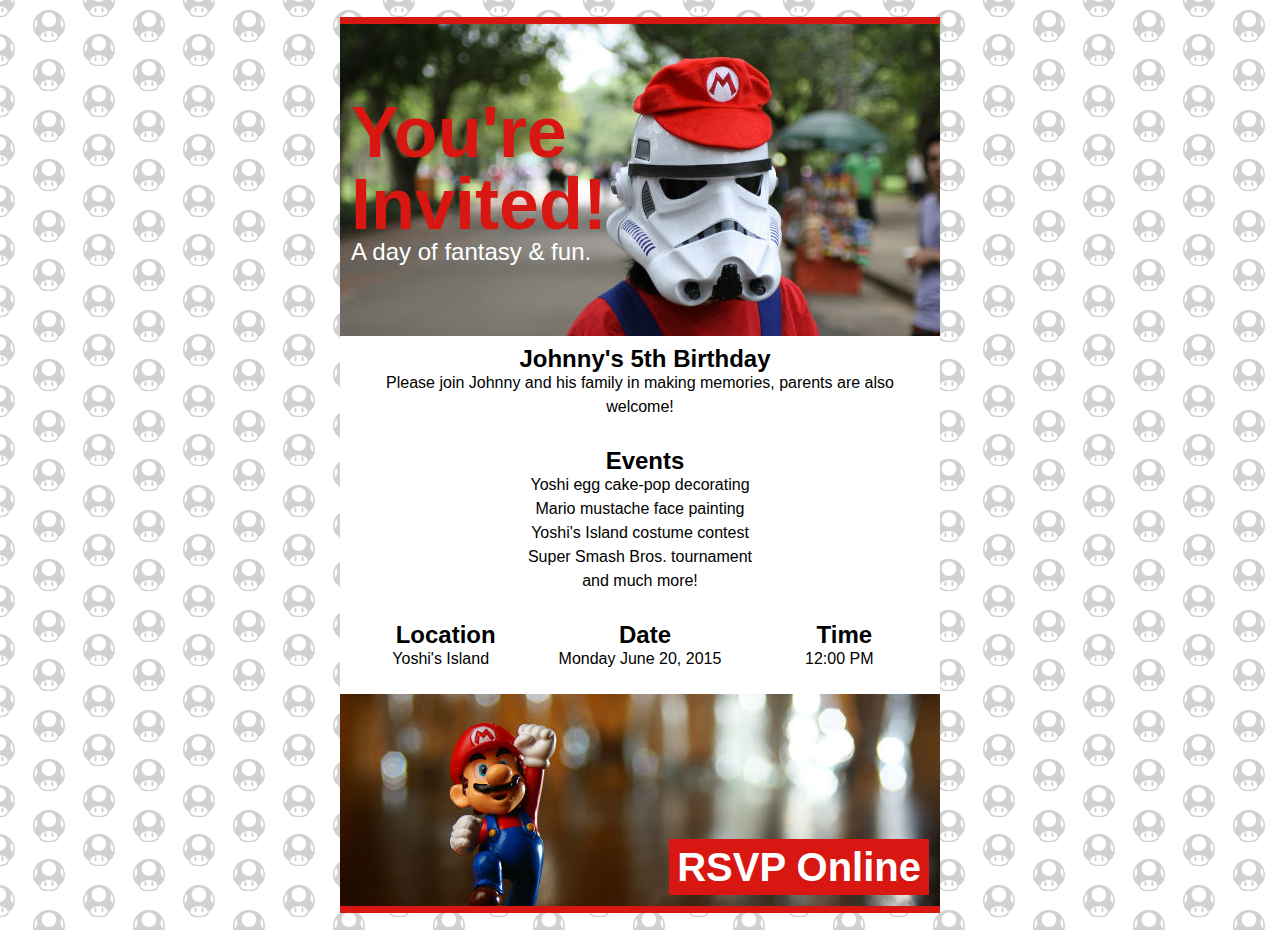
<file: unit10/index.html>
<!DOCTYPE html>
<html>
  <head>
    <title>Unit 10 Project: Email Template</title>

    <style type="text/css">
      @media only screen and (max-device-width: 480px) {
        #main-table {
          width: 100% !important;
        }
        .party-info {
          width: 100% !important;
        }
      }
    </style>

  </head>
  <body style="margin: 0;">
    <table border="0" cellpadding="0" cellspacing="0" width="100%" align="center" style="background: url(http://lyingdown.github.io/unit10/images/mario_mushroom4x4v3.png) repeat; background-color: white;">
      <tr>
        <td align="center">
          <table border="0" cellspacing="0" width="600px" style="font-family: Trebuchet MS, sans-serif; font-size: 16px; line-height: 1.5;" id="main-table" id="main-table">
            <tr>
              <td height="15px"></td>
            </tr>
            <tr>
              <td height="5px" style="background-color: #d81612;"></td>
            </tr>
            <tr>
              <td style="background-image: url(http://lyingdown.github.io/unit10/images/mario_stormtrooper_banner_r.jpg);" height="310px">
                <div style="width: 50%; margin-left: 10px;">
                  <h1 style="font-size: 4.5em; font-weight: bolder; color: #d81612; line-height: 1em; padding: 0; margin: 0;">You're Invited!</h1>
                  <p style="color:white; font-size: 1.5em; line-height: 1em; margin: 0; padding: 0;">A day of fantasy &amp; fun.</p>
                </div>
              </td>
            </tr>
            <tr style="background-color: white;">
              <td align="center">
                <span style="display: inline-block; float:left; width: 100%;">
                  <h2 style="line-height: 1em; padding: 0; margin: 10px 0 0 10px;">Johnny's 5th Birthday</h2>
                  <p style="margin: 0 10px 20px 10px;">Please join Johnny and his family in making memories, parents are also welcome!</p>
                </span>
                <span style="display: inline-block; float:left; width: 100%;">
                  <h2 style="line-height: 1em; padding: 0; margin: 10px 0 0 10px;">Events</h2>
                  <p style="margin: 0 10px 20px 10px;">Yoshi egg cake-pop decorating<br>
                  Mario mustache face painting<br>
                  Yoshi's Island costume contest<br>
                  Super Smash Bros. tournament<br>
                  and much more!</p>
                </span>
                <span style="display: inline-block; float:left; height: 5em; width: 33.33%;" class="party-info">
                  <h2 style="line-height: 1em; padding: 0; margin: 10px 0 0 10px;">Location</h2>
                  <p style="margin: 0 10px 0 10px;">Yoshi's Island</p>
                </span>
                <span style="display: inline-block; float:left; height: 5em; width: 33.33%;" class="party-info">
                  <h2 style="line-height: 1em; padding: 0; margin: 10px 0 0 10px;">Date</h2>
                  <p style="margin: 0 10px 0 10px;">Monday June 20, 2015</p>
                </span>
                <span style="display: inline-block; float:left; height: 5em; width: 33.33%;" class="party-info">
                  <h2 style="line-height: 1em; padding: 0; margin: 10px 0 0 10px;">Time</h2>
                  <p style="margin: 0 10px 0 10px;">12:00 PM</p>
                </span>
              </td>
            </tr>
            <tr>
              <td style="background-image: url(http://lyingdown.github.io/unit10/images/rsvp_banner.jpg);" height="210px" align="right" valign="bottom">
                <h2 style="background-color: #d81612; border: 3px solid #d81612; display: inline-block; font-size: 2.5em; font-weight: bolder; line-height: 1em; padding: 5px; margin: 10px;"><a href="#" style="color: white; text-decoration: none;">RSVP Online</a></h2>
              </td>
            </tr>
            <tr>
              <td height="5px" style="background-color: #d81612;"></td>
            </tr>
            <tr>
              <td height="15px"></td>
            </tr>
          </table>
        </td>
      </tr>
    </table>
  </body>

</html>
</file>
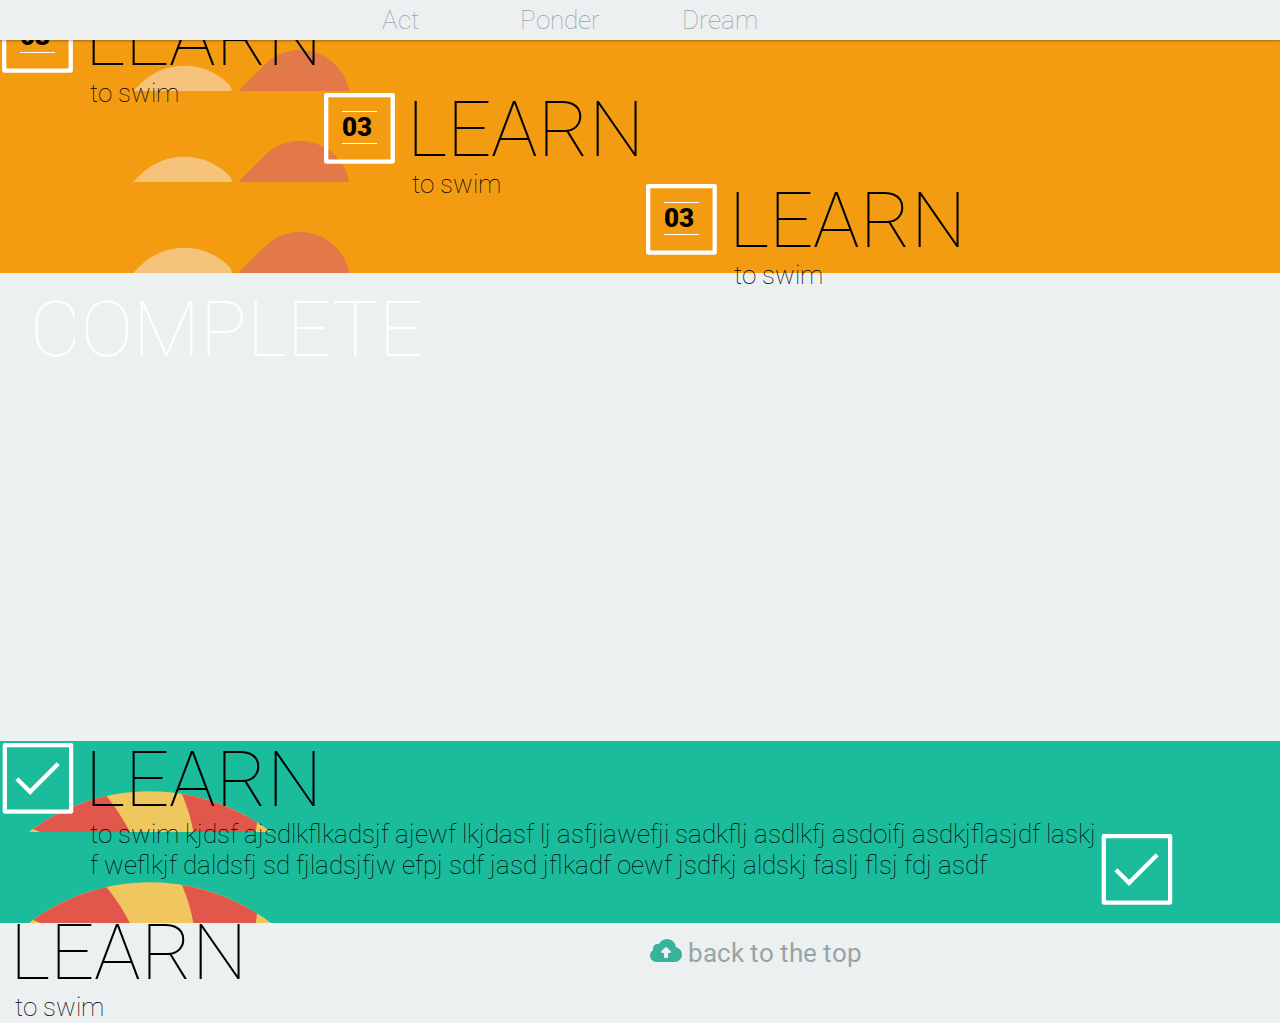
<file: unit11/index.html>
<!DOCTYPE html>
<html>
  <head>
    <title>Unit 11 Project: No Glory in the Process</title>
    
    <link rel="stylesheet" href="css/reset.css">
    <link rel="stylesheet" href="css/style.css">

    <link href='http://fonts.googleapis.com/css?family=Roboto:100,300,400,700,900' rel='stylesheet' type='text/css'>

    <meta name="viewport" content="width=device-width, initial-scale=1, maximum-scale=1">

    <script src="http://ajax.googleapis.com/ajax/libs/jquery/1.11.2/jquery.min.js"></script>
    <script src="menu.js" type="text/javascript"></script>

  </head>
  <body>
    <header>
      <!-- RESPONSIVE MENU START -->
      <!-- Credit: http://www.hongkiat.com/blog/responsive-web-nav/ -->
      <nav class="clearfix">
        <a href="#" id="pull">Home</a>
          <ul class="clearfix">
            <li><a href="#">Act</a></li>
            <li><a href="#">Ponder</a></li>
            <li><a href="#">Dream</a></li>
          </ul>
      </nav>
      <!-- RESPONSIVE MENU END -->
    </header>

    <!-- ACT LIST START -->
    <section class="create" id="hotdog">
      <div>
        <span id="uncheckbox"><h2>03</h2></span>
        <span>
          <h3>LEARN</h3>
          <p>to swim</p>
        </span>
      </div>
    </section>
    <section class="create" id="hotdog">
      <div>
        <span id="uncheckbox"><h2>03</h2></span>
        <span>
          <h3>LEARN</h3>
          <p>to swim</p>
        </span>
      </div>
    </section>
    <section class="create" id="hotdog">
      <div>
        <span id="uncheckbox"><h2>03</h2></span>
        <span>
          <h3>LEARN</h3>
          <p>to swim</p>
        </span>
      </div>
    </section>
    <!-- ACT LIST END -->

    <section class="hero" id="do1">
      <h3 id="complete">COMPLETE</h3>
    </section>

    <!-- ACT COMPLETE START -->
    <section class="learn" id="candy">
      <div>
        <span><img src="images/SVG/checkbox.svg" class="checkbox" alt="checked box"></span>
        <span>
          <h3>LEARN</h3>
          <p>to swim kjdsf ajsdlkflkadsjf ajewf lkjdasf lj asfjiawefji sadkflj asdlkfj asdoifj asdkjflasjdf laskj f weflkjf daldsfj sd fjladsjfjw efpj sdf jasd jflkadf oewf jsdfkj aldskj faslj flsj fdj asdf</p>
        </span>
      </div>
    </section>
    <section class="learn" id="candy">
      <div>
        <span><img src="images/SVG/checkbox.svg" class="checkbox" alt="checked box"></span>
        <span>
          <h3>LEARN</h3>
          <p>to swim</p>
        </span>
      </div>
    </section>
    <!-- ACT COMPLETE END -->

    <footer>
      <a href="">
        <img src="images/SVG/cloud_up.svg">
        <h4>back to the top</h4>
      </a>
    </footer>
  </body>

</html>
</file>
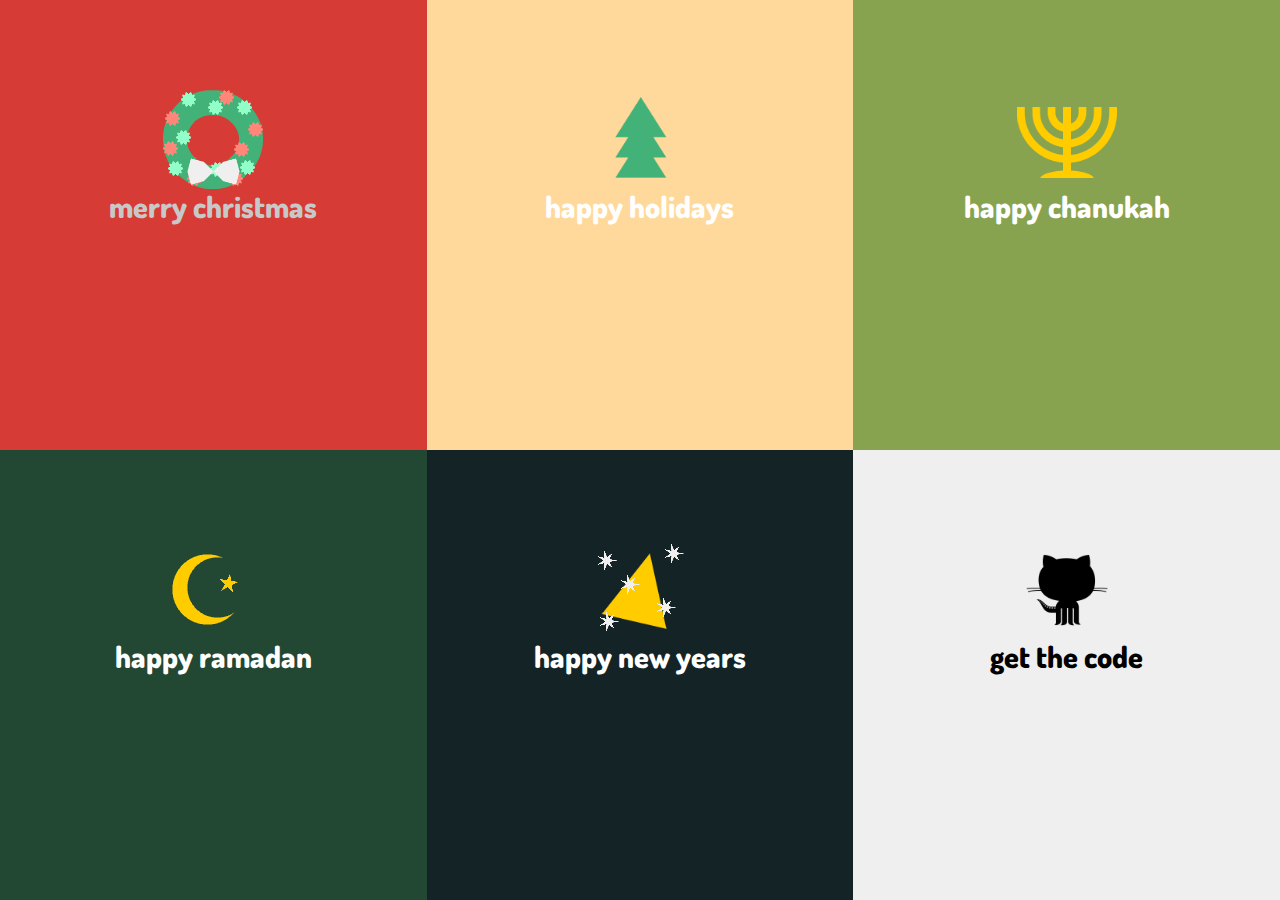
<file: unit6/index.html>
<!DOCTYPE html>
<html>
  <head>
    <title>Happy Holidays</title>
    
    <link rel="stylesheet" href="css/reset.css">
    <link rel="stylesheet" href="css/style.css">
    <link href='http://fonts.googleapis.com/css?family=Oswald' rel='stylesheet' type='text/css'>
    <link href='http://fonts.googleapis.com/css?family=Merriweather' rel='stylesheet' type='text/css'>
    <link href='http://fonts.googleapis.com/css?family=Neucha' rel='stylesheet' type='text/css'>
    <link href='http://fonts.googleapis.com/css?family=Dosis' rel='stylesheet' type='text/css'>

  </head>
  <body>
    <section class="clearfix">
      <a href="christmas.html"><span class="cardsquare highlight" id="christmas"><img src="images/wreath.png"><br>
        <h2>merry christmas</h2></span></a>
      <a href="holidays.html"><span class="cardsquare highlight" id="holidays"><img src="images/tree.png"><br>
        <h2>happy holidays</h2></span></a>
      <a href="chanukah.html"><span class="cardsquare highlight" id="chanukah"><img src="images/menorah.png"><br>
        <h2>happy chanukah</h2></span></a>
      <a href="ramadan.html"><span class="cardsquare highlight" id="ramadan"><img src="images/moon.png"><br>
        <h2>happy ramadan</h2></span></a>
      <a href="newyears.html"><span class="cardsquare highlight" id="newyears"><img src="images/partyhat.png"><br>
        <h2>happy new years</h2></span></a>
      <a href="https://github.com/lyingdown/lyingdown.github.io/tree/master/unit6" target="_blank"><span class="cardsquare highlight" id="getthecode"><img src="images/github.png"><br>
        <h2>get the code</h2></span></a>
    </section>
  </body>

</html>
</file>
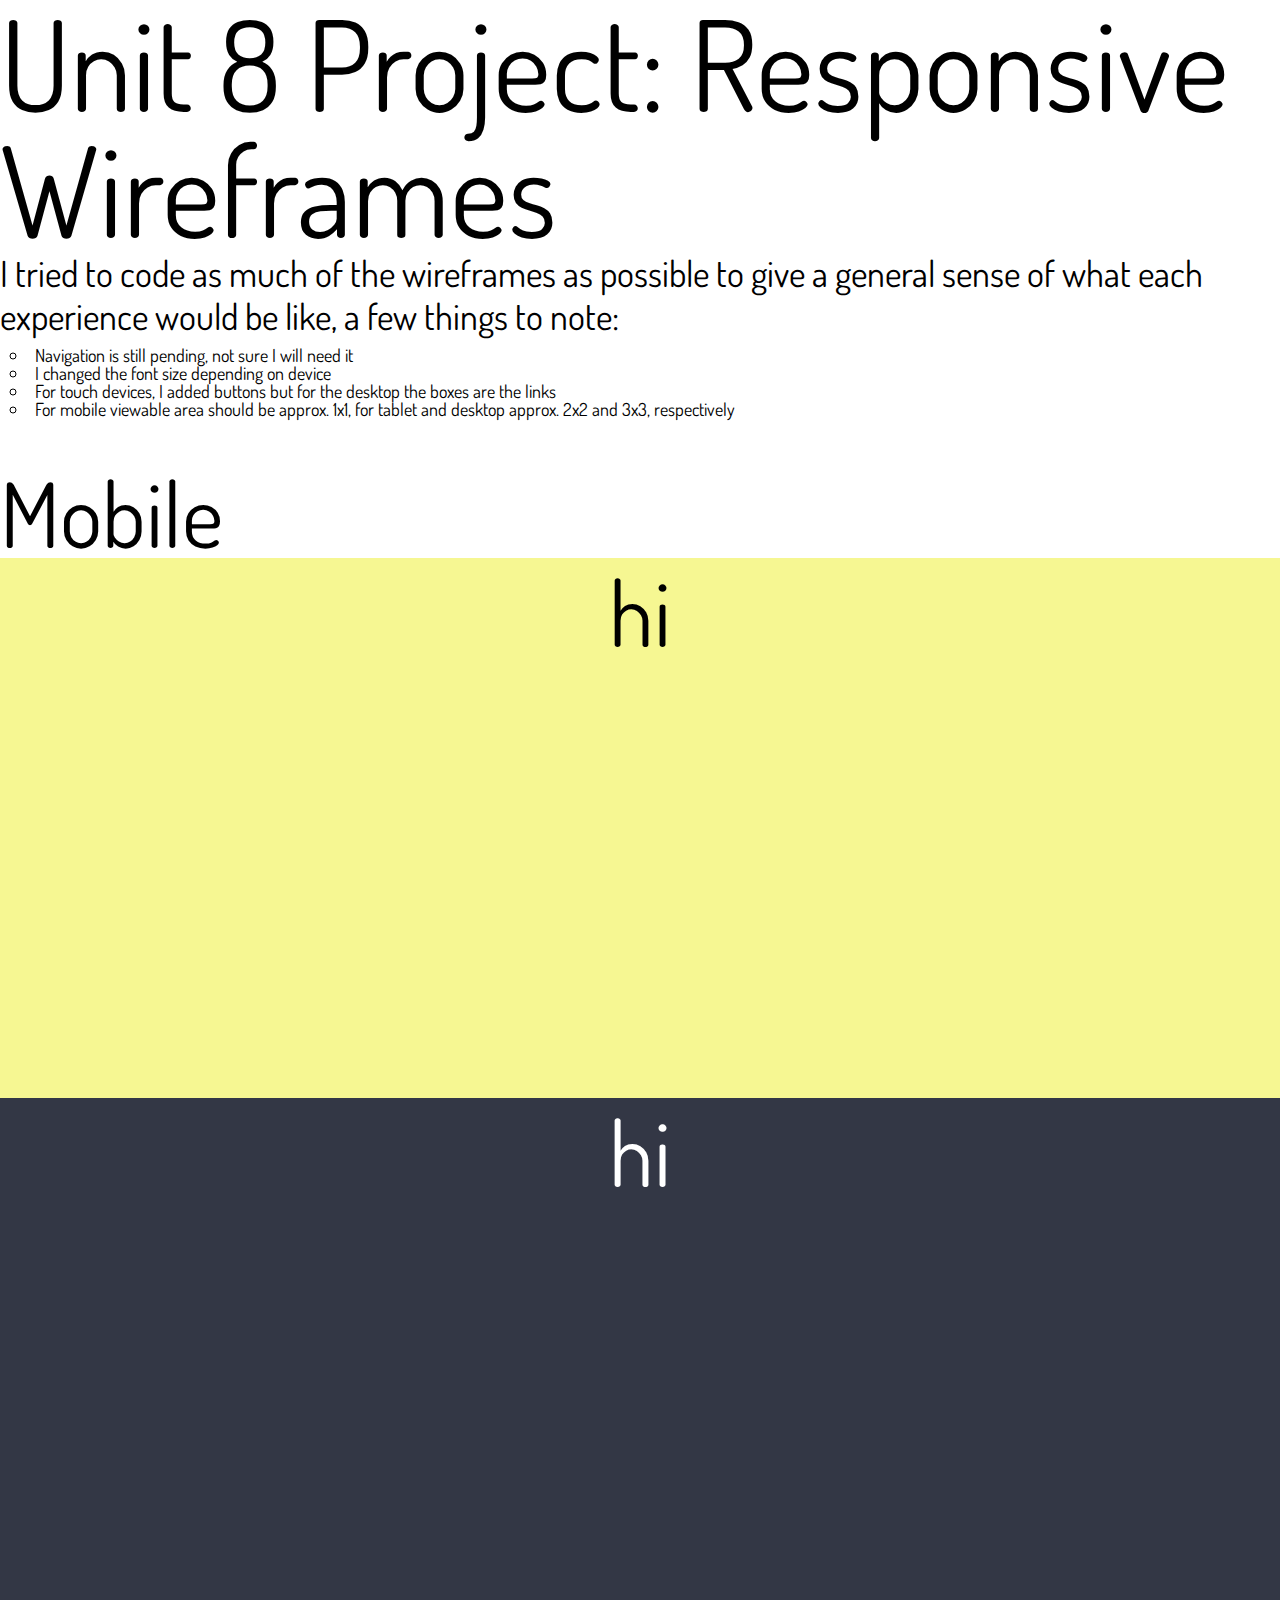
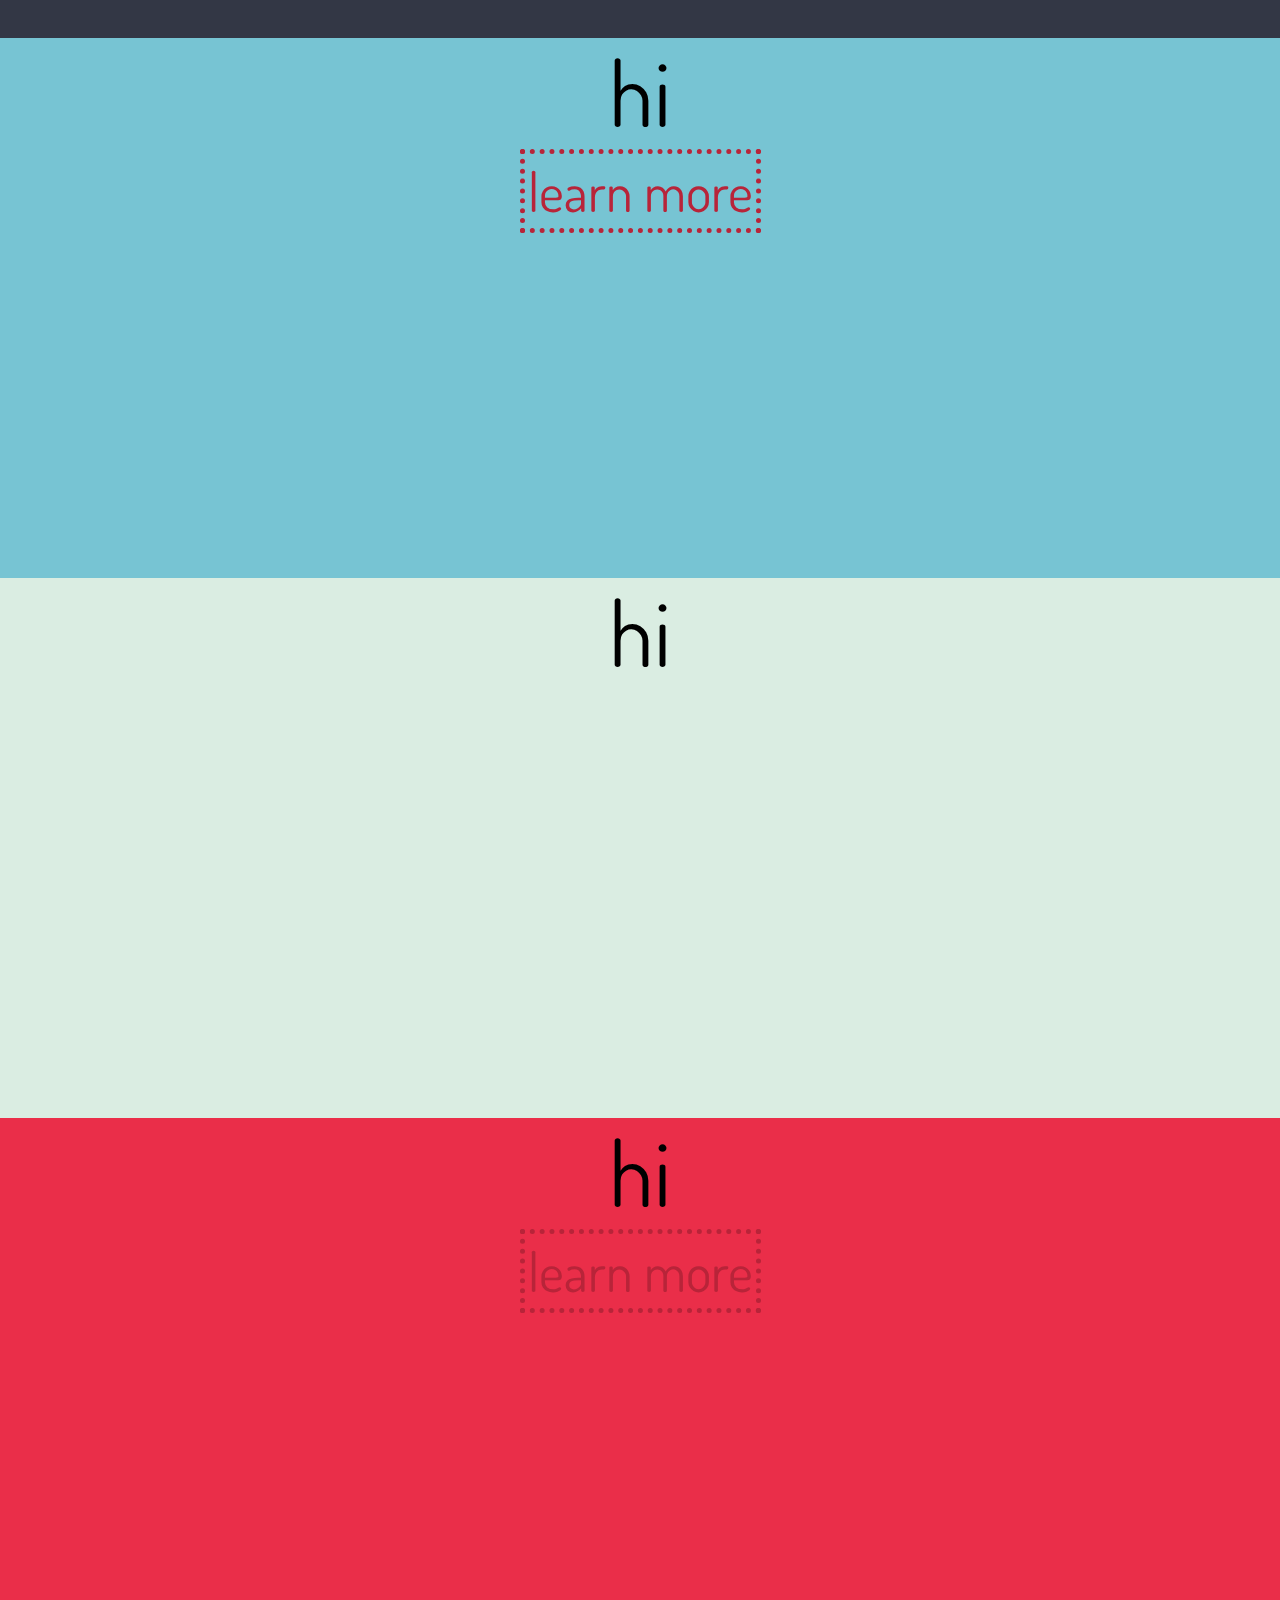
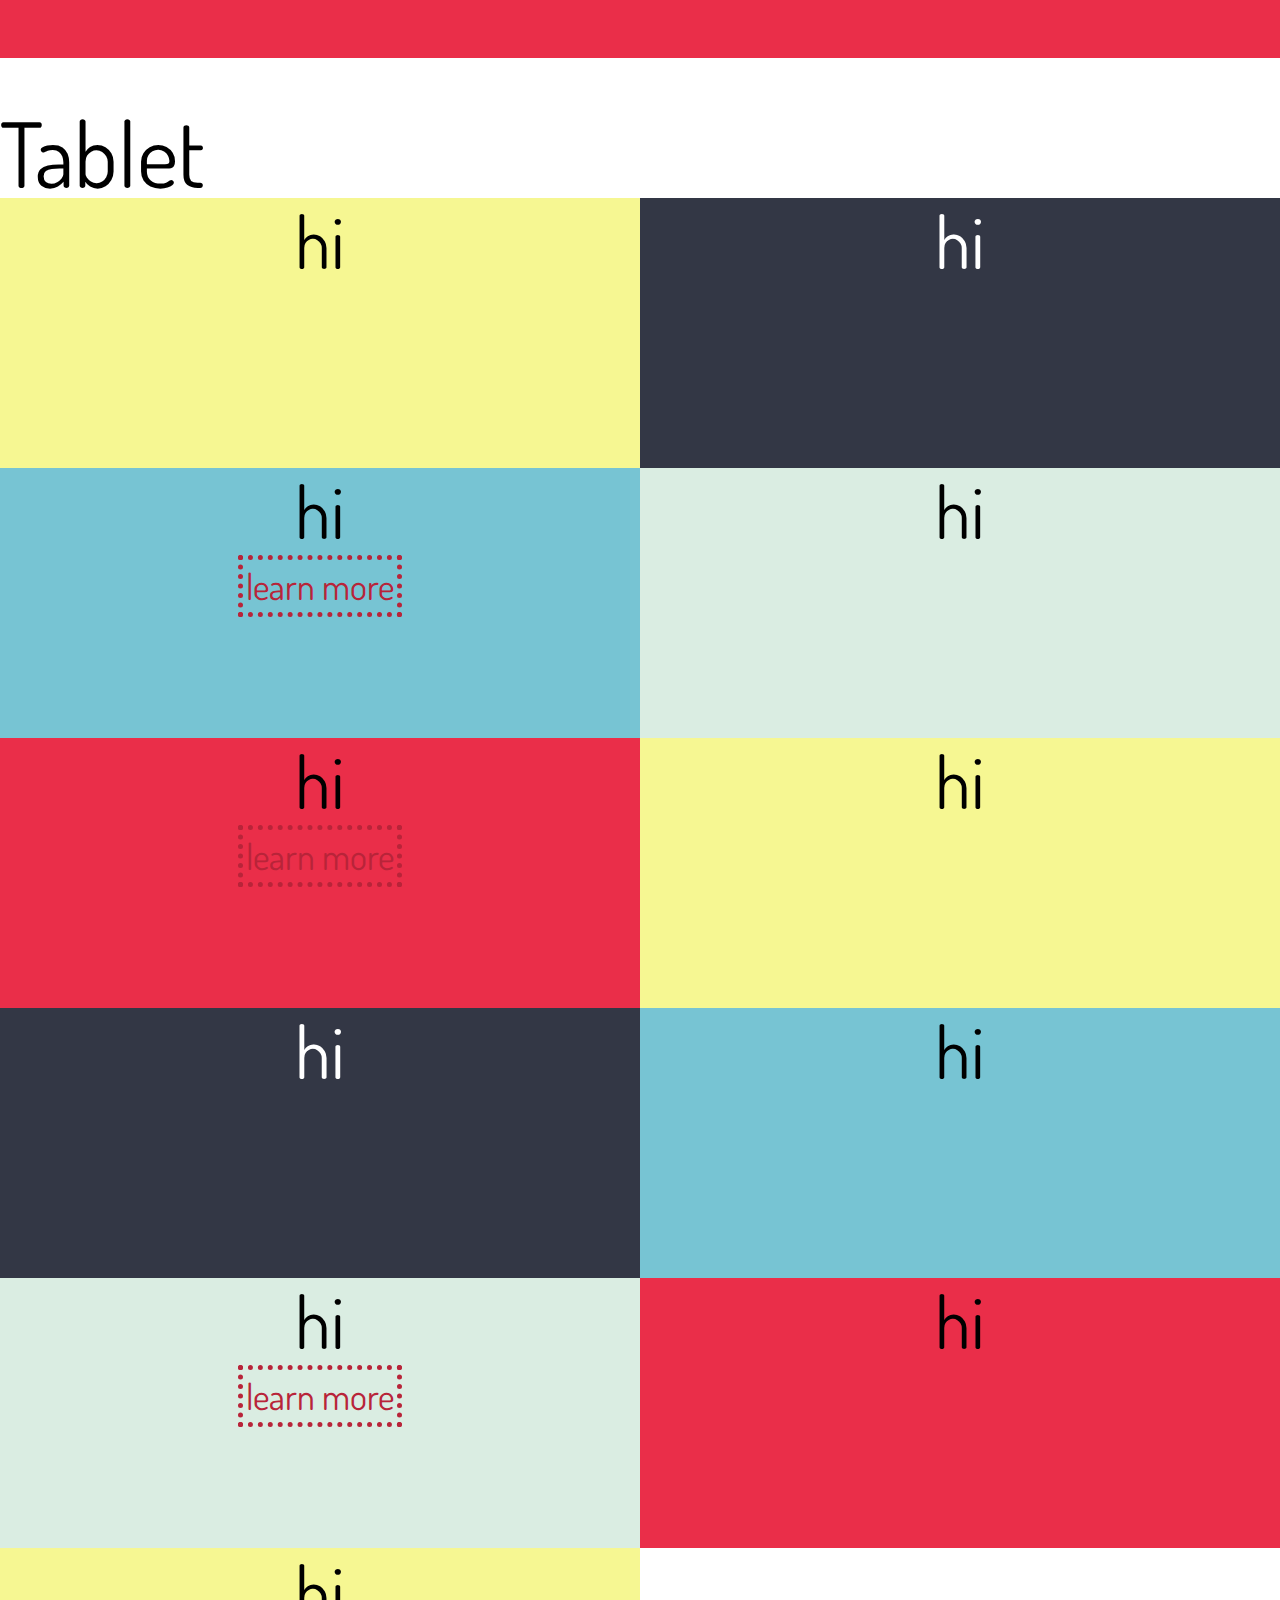
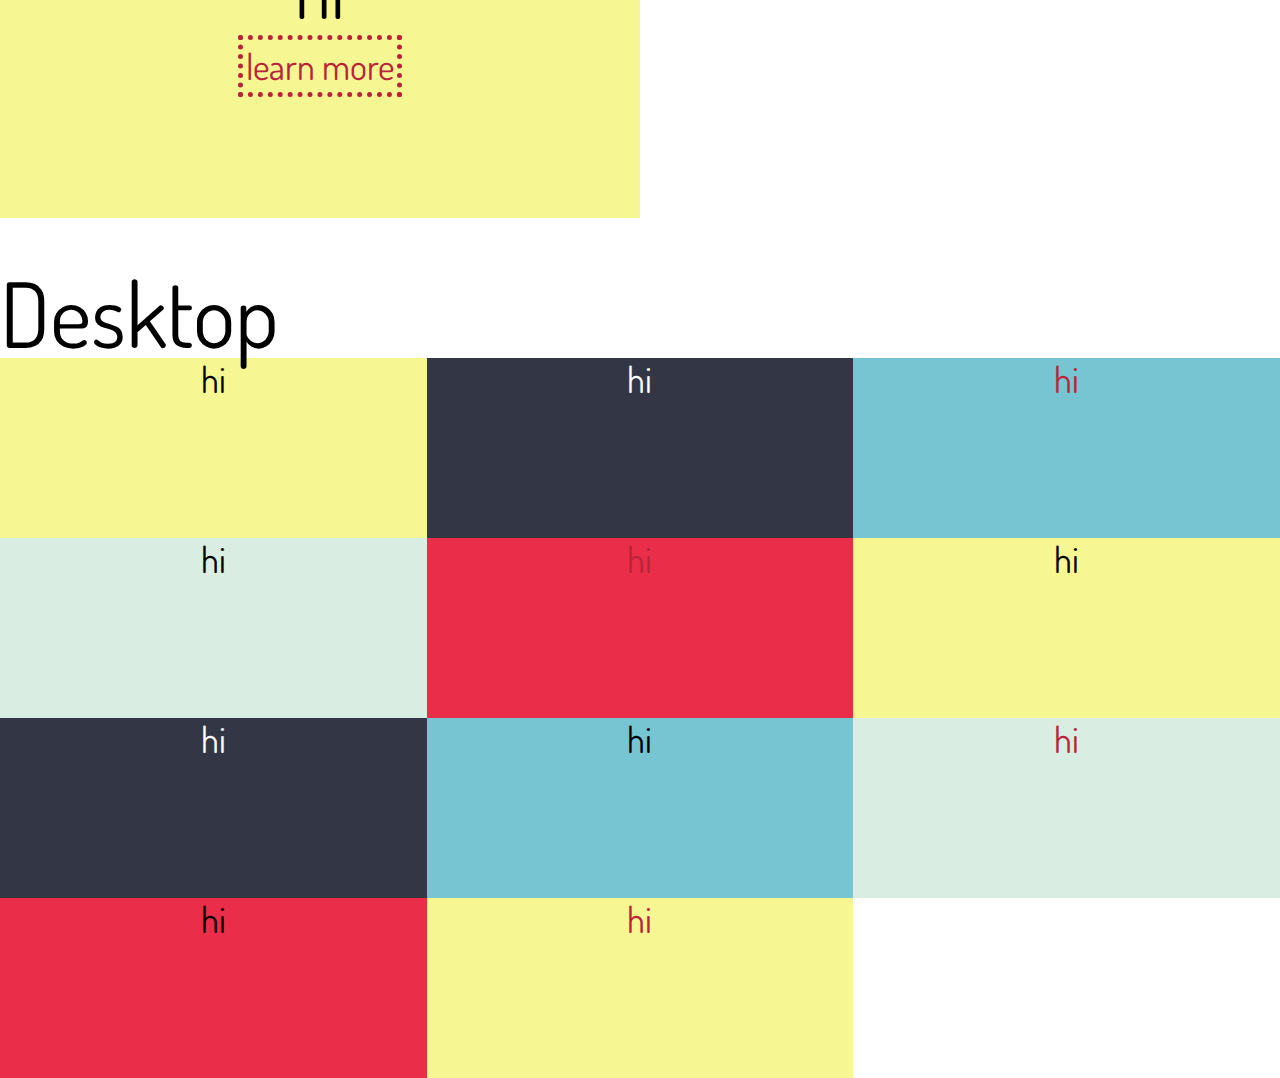
<file: unit8/index.html>
<!DOCTYPE html>
<html>
  <head>
    <title>Unit 8 Project: Responsive Wireframes</title>
    
    <link rel="stylesheet" href="css/reset.css">
    <link rel="stylesheet" href="css/style.css">

    <link href='http://fonts.googleapis.com/css?family=Dosis' rel='stylesheet' type='text/css'>

  </head>
  <body>
    <header>
      <h1>Unit 8 Project: Responsive Wireframes</h1>
      <p>I tried to code as much of the wireframes as possible to give a general sense of what each experience would be like, a few things to note:</p>
      <ul>
        <li>Navigation is still pending, not sure I will need it</li>
        <li>I changed the font size depending on device</li>
        <li>For touch devices, I added buttons but for the desktop the boxes are the links</li>
        <li>For mobile viewable area should be approx. 1x1, for tablet and desktop approx. 2x2 and 3x3, respectively</li>
      </ul>
    </header>
    <section id="mobile-style">
      <h2>Mobile</h2>
      <span class="card mobile" id="card1"><p>hi</p></span>
      <span class="card mobile" id="card2"><p>hi</p></span>
      <span class="card mobile" id="card3">
        <p>hi</p>
        <a href="" class="learn-more-button">learn more</a>
      </span>
      <span class="card mobile" id="card4"><p>hi</p></span>
      <span class="card mobile" id="card5">
        <p>hi</p>
        <a href="" class="learn-more-button">learn more</a>
      </span>
    </section>
    <section class="clearfix" id="tablet-style">
      <h2>Tablet</h2>
      <span class="card tablet" id="card1"><p>hi</p></span>
      <span class="card tablet" id="card2"><p>hi</p></span>
      <span class="card tablet" id="card3">
        <p>hi</p>
        <a href="" class="learn-more-button">learn more</a>
      </span>
      <span class="card tablet" id="card4"><p>hi</p></span>
      <span class="card tablet" id="card5">
        <p>hi</p>
        <a href="" class="learn-more-button">learn more</a>
      </span>
      <span class="card tablet" id="card6"><p>hi</p></span>
      <span class="card tablet" id="card7"><p>hi</p></span>
      <span class="card tablet" id="card8"><p>hi</p></span>
      <span class="card tablet" id="card9">
        <p>hi</p>
        <a href="" class="learn-more-button">learn more</a>
      </span>
      <span class="card tablet" id="card10"><p>hi</p></span>
      <span class="card tablet" id="card11">
        <p>hi</p>
        <a href="" class="learn-more-button">learn more</a>
      </span>
    </section>
    <section class="clearfix" id="desktop-style">
      <h2>Desktop</h2>
      <span class="card desktop" id="card1"><p>hi</p></span>
      <span class="card desktop" id="card2"><p>hi</p></span>
      <a href=""><span class="card desktop" id="card3"><p>hi</p></span></a>
      <span class="card desktop" id="card4"><p>hi</p></span>
      <a href=""><span class="card desktop" id="card5"><p>hi</p></span></a>
      <span class="card desktop" id="card6"><p>hi</p></span>
      <span class="card desktop" id="card7"><p>hi</p></span>
      <span class="card desktop" id="card8"><p>hi</p></span>
      <a href=""><span class="card desktop" id="card9"><p>hi</p></span></a>
      <span class="card desktop" id="card10"><p>hi</p></span>
      <a href=""><span class="card desktop" id="card11"><p>hi</p></span></a>
    </section>
  </body>

</html>
</file>
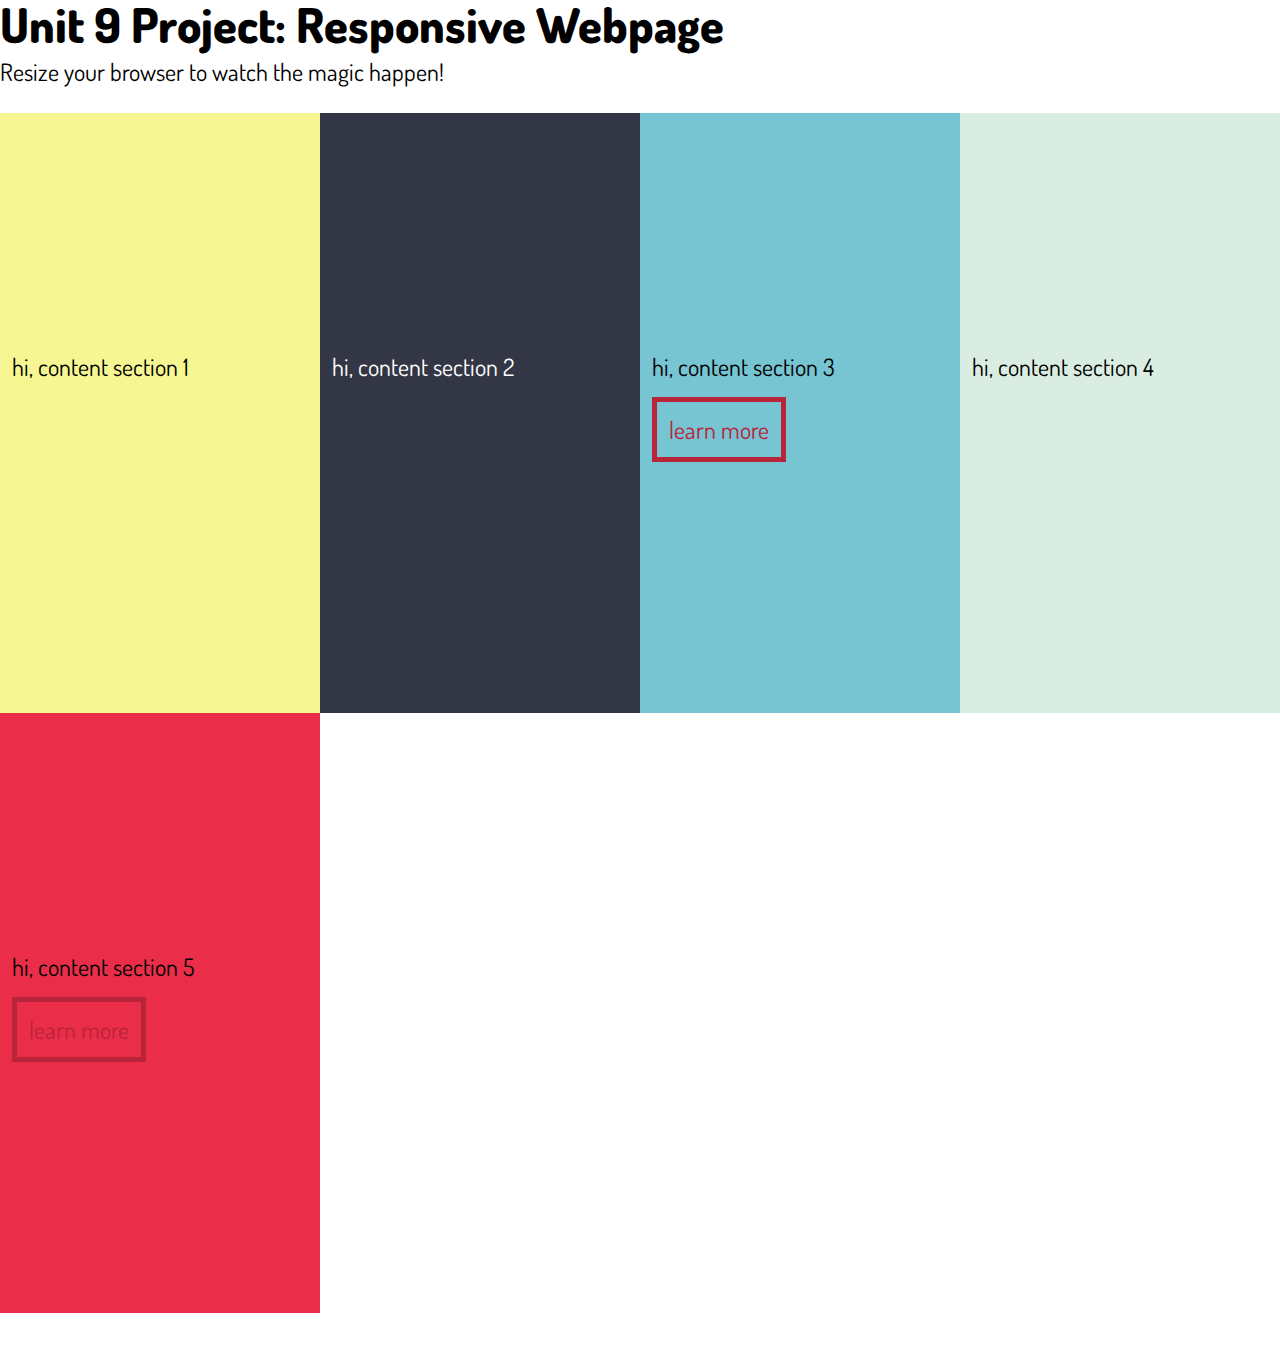
<file: unit9/index.html>
<!DOCTYPE html>
<html>
  <head>
    <title>Unit 9 Project: Responsive Webpage</title>
    
    <link rel="stylesheet" href="css/reset.css">
    <link rel="stylesheet" href="css/style.css">

    <link href='http://fonts.googleapis.com/css?family=Dosis' rel='stylesheet' type='text/css'>

    <meta name="viewport" content="width=device-width, initial-scale=1">

  </head>
  <body>
    <header>
      <h1>Unit 9 Project: Responsive Webpage</h1>
      <p>Resize your browser to watch the magic happen!</p>
    </header>
    <section>
      <span class="card" id="card1"><p>hi, content section 1</p></span>
      <span class="card" id="card2"><p>hi, content section 2</p></span>
      <span class="card" id="card3">
        <p>hi, content section 3</p><br>
        <a href="" class="learn-more-button">learn more</a>
      </span>
      <span class="card" id="card4"><p>hi, content section 4</p></span>
      <span class="card" id="card5">
        <p>hi, content section 5</p><br>
        <a href="" class="learn-more-button">learn more</a>
      </span>
    </section>
    <footer>
      It's the footer!
    </footer>
  </body>

</html>
</file>
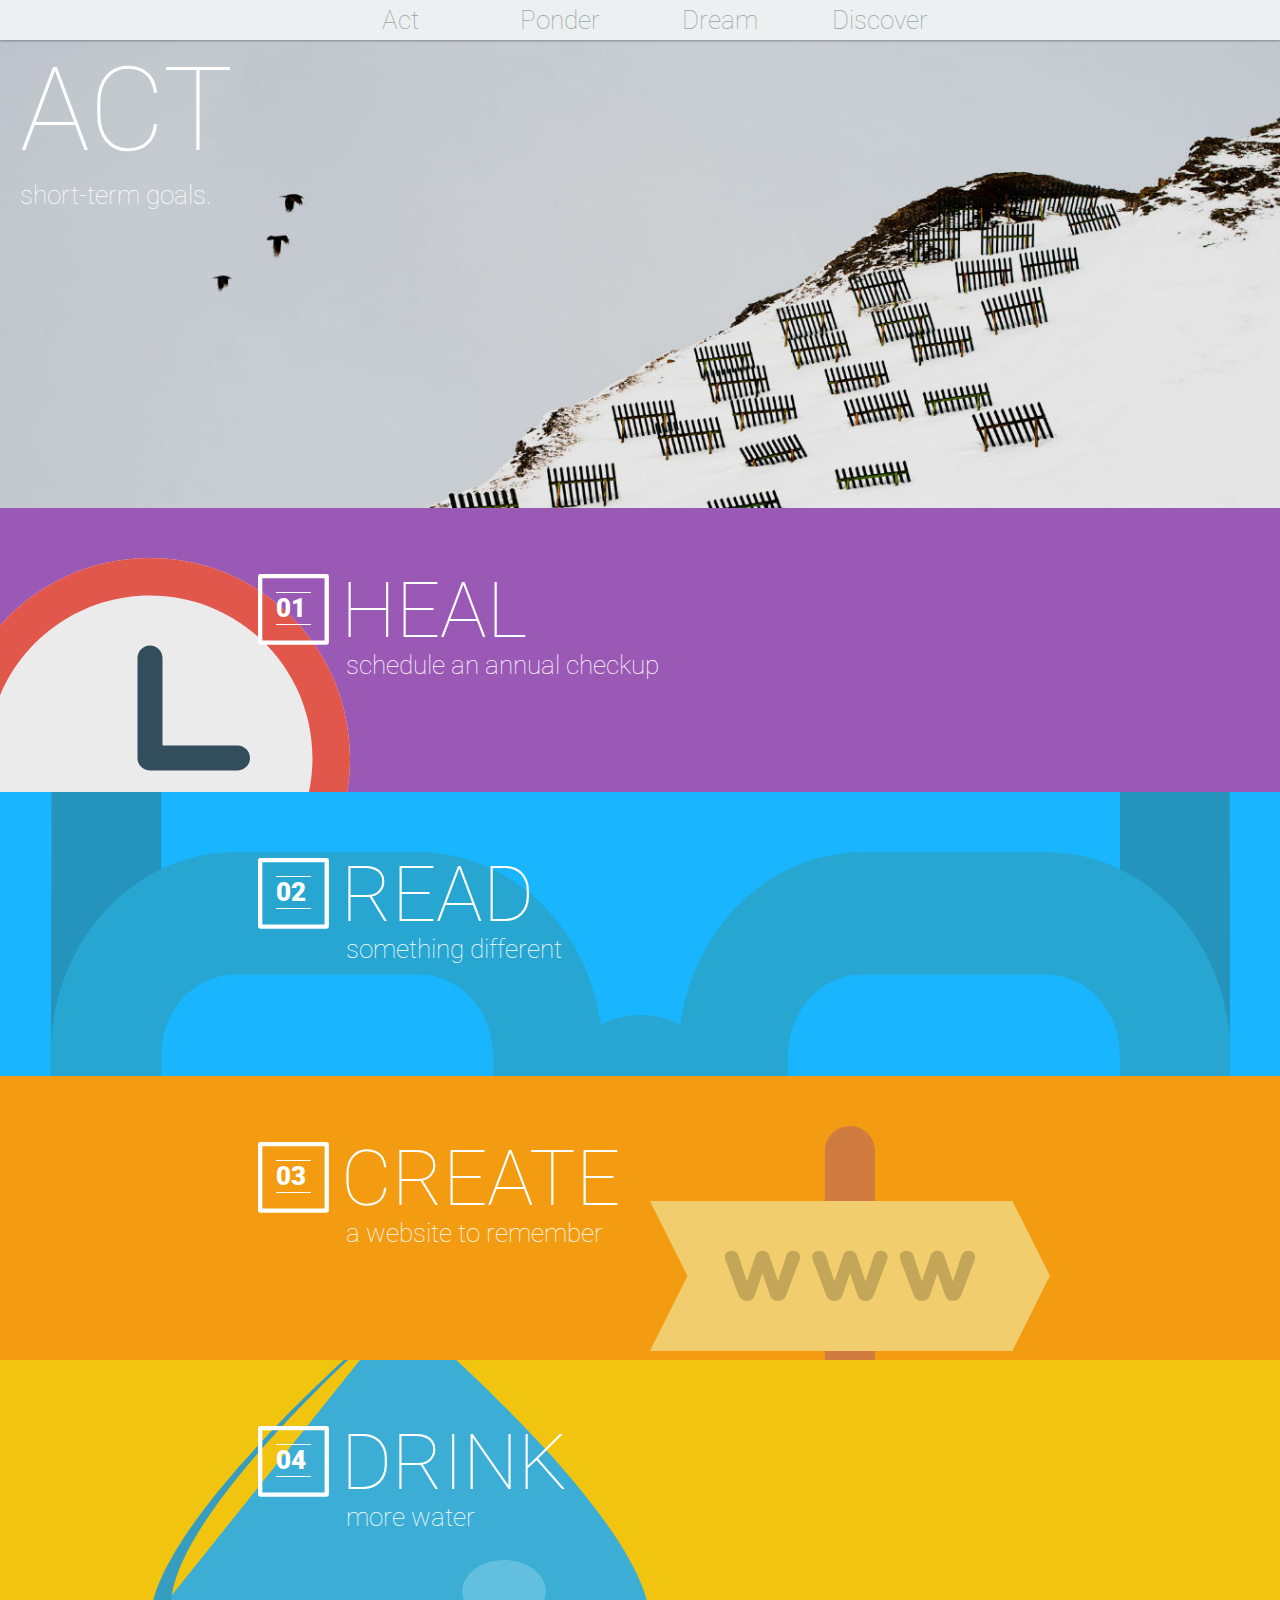
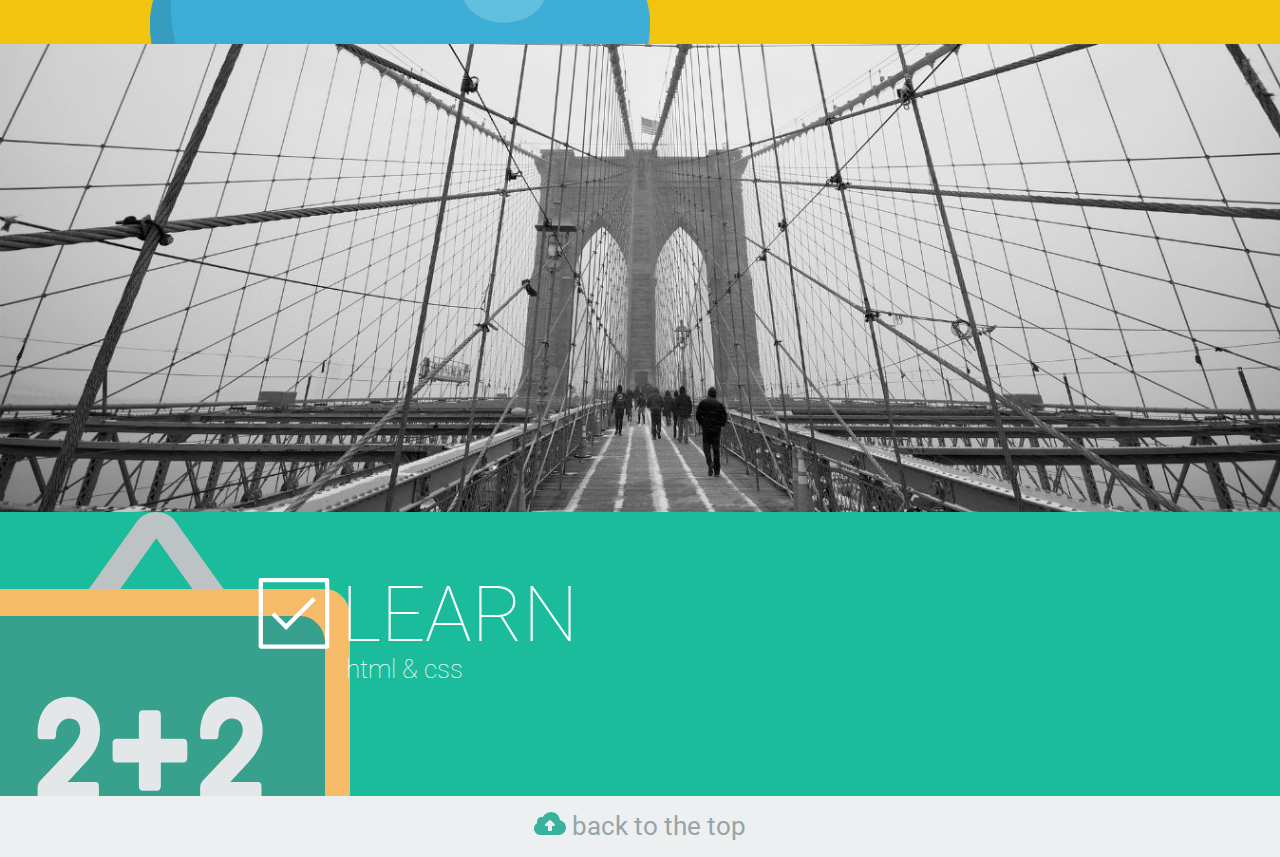
<file: unit11/act.html>
<!DOCTYPE html>
<html>
  <head>
    <title>Unit 11 Project: No Glory in the Process</title>
    
    <link rel="stylesheet" href="css/reset.css">
    <link rel="stylesheet" href="css/style.css">

    <link href='http://fonts.googleapis.com/css?family=Roboto:100,300,400,700,900' rel='stylesheet' type='text/css'>

    <meta name="viewport" content="width=device-width, initial-scale=1, maximum-scale=1">

    <script src="http://ajax.googleapis.com/ajax/libs/jquery/1.11.2/jquery.min.js"></script>
    <script src="js/menu.js" type="text/javascript"></script>

  </head>
  <body>
    <header>
      <!-- RESPONSIVE MENU START -->
      <!-- Credit: http://www.hongkiat.com/blog/responsive-web-nav/ -->
      <nav class="clearfix">
        <a href="#" id="pull">Menu</a>
          <ul class="clearfix">
            <li><a href="act.html">Act</a></li>
            <li><a href="ponder.html">Ponder</a></li>
            <li><a href="dream.html">Dream</a></li>
            <li><a href="discover.html">Discover</a></li>
          </ul>
      </nav>
      <!-- RESPONSIVE MENU END -->
    </header>

    <section class="hero" id="act1">
      <h1>ACT</h1>
      <p class="definition">short-term goals.</p>
    </section>

    <!-- ACT LIST START -->
    <section class="list heal" id="clock">
      <div>
        <span id="uncheckbox"><h2>01</h2></span>
        <span>
          <h3>HEAL</h3>
          <p>schedule an annual checkup</p>
        </span>
      </div>
    </section>
    <section class="list consume" id="glasses">
      <div>
        <span id="uncheckbox"><h2>02</h2></span>
        <span>
          <h3>READ</h3>
          <p>something different</p>
        </span>
      </div>
    </section>
    <section class="list create" id="www">
      <div>
        <span id="uncheckbox"><h2>03</h2></span>
        <span>
          <h3>CREATE</h3>
          <p>a website to remember</p>
        </span>
      </div>
    </section>
    <section class="list live" id="drop">
      <div>
        <span id="uncheckbox"><h2>04</h2></span>
        <span>
          <h3>DRINK</h3>
          <p>more water</p>
        </span>
      </div>
    </section>
    <!-- ACT LIST END -->

    <section class="hero" id="act2">
    </section>

    <!-- ACT COMPLETE START -->
    <section class="list learn" id="chalkboard">
      <div>
        <span><img src="images/SVG/checkbox.svg" class="checkbox" alt="checked box"></span>
        <span>
          <h3>LEARN</h3>
          <p>html &amp; css</p>
        </span>
      </div>
    </section>
    <!-- ACT COMPLETE END -->

    <footer>
      <a href="#pull">
        <img src="images/SVG/cloud_up.svg">
        <h4>back to the top</h4>
      </a>
    </footer>
  </body>

</html>
</file>
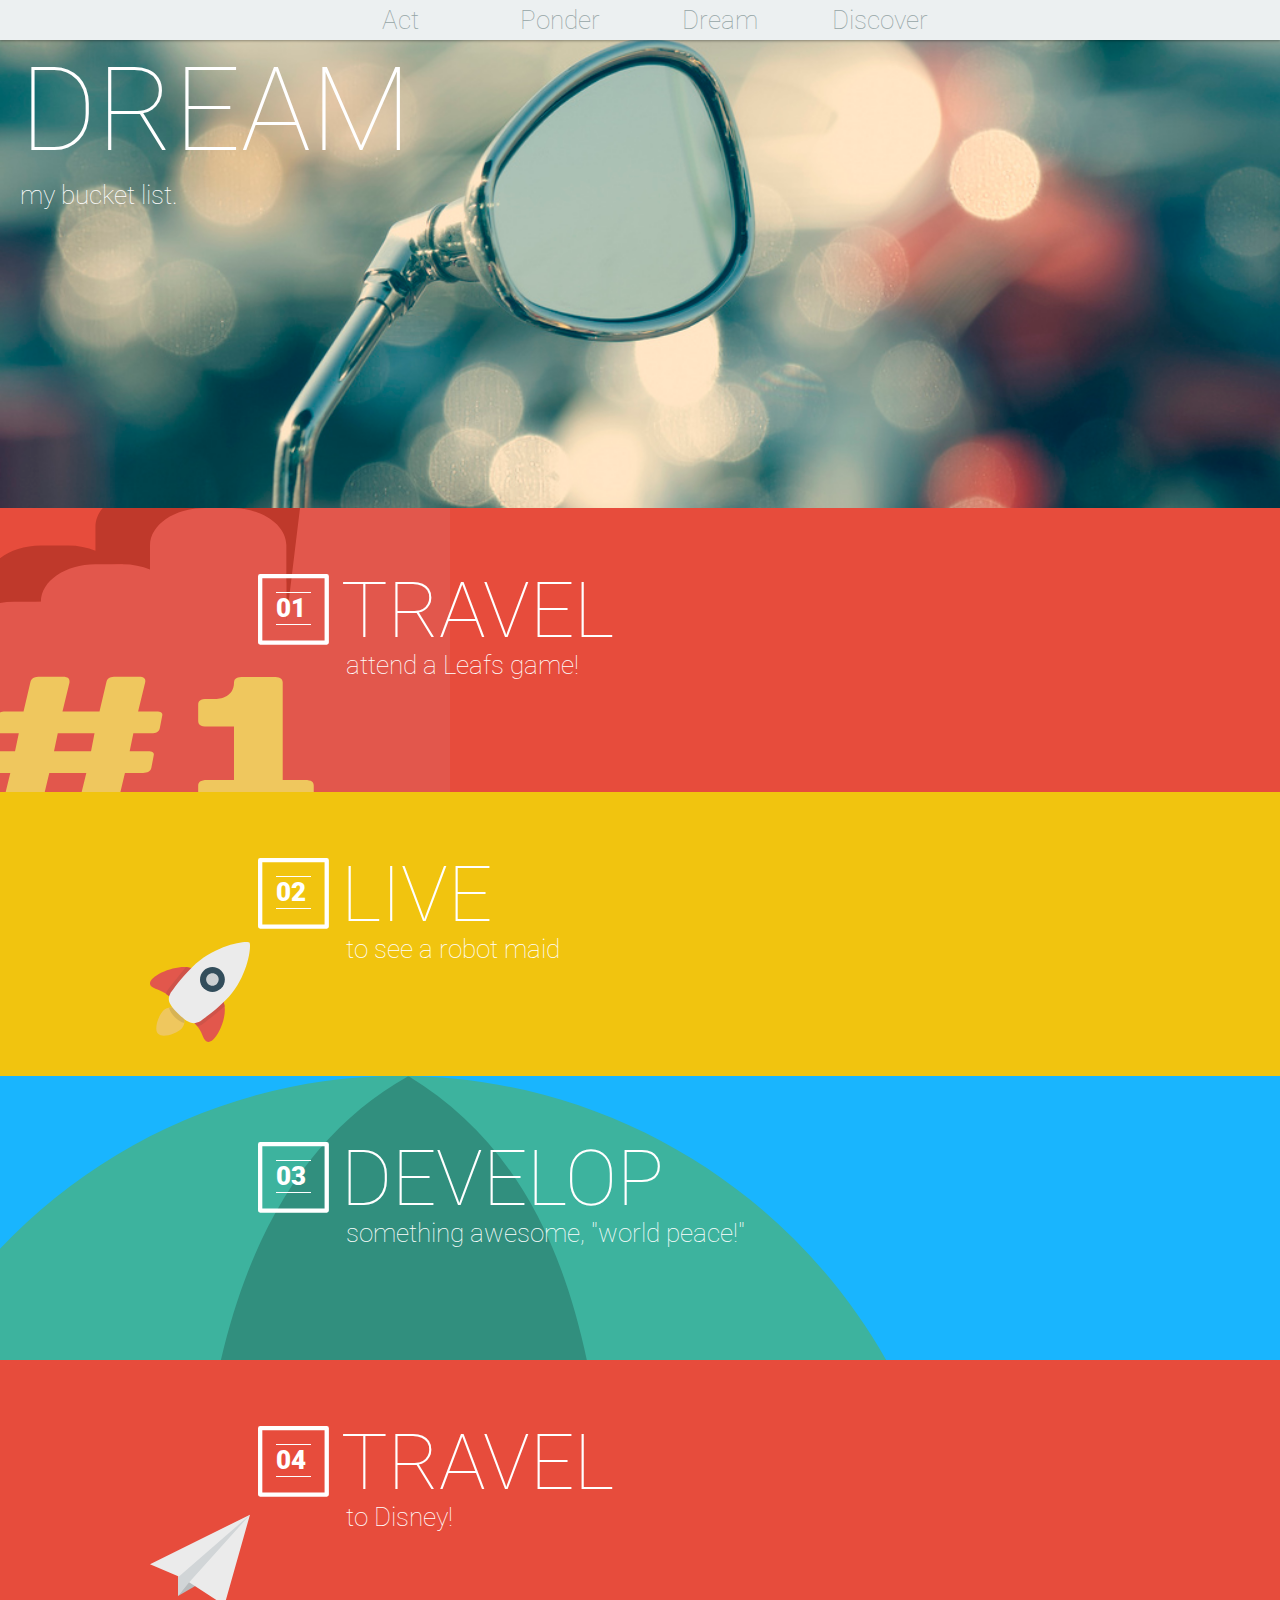
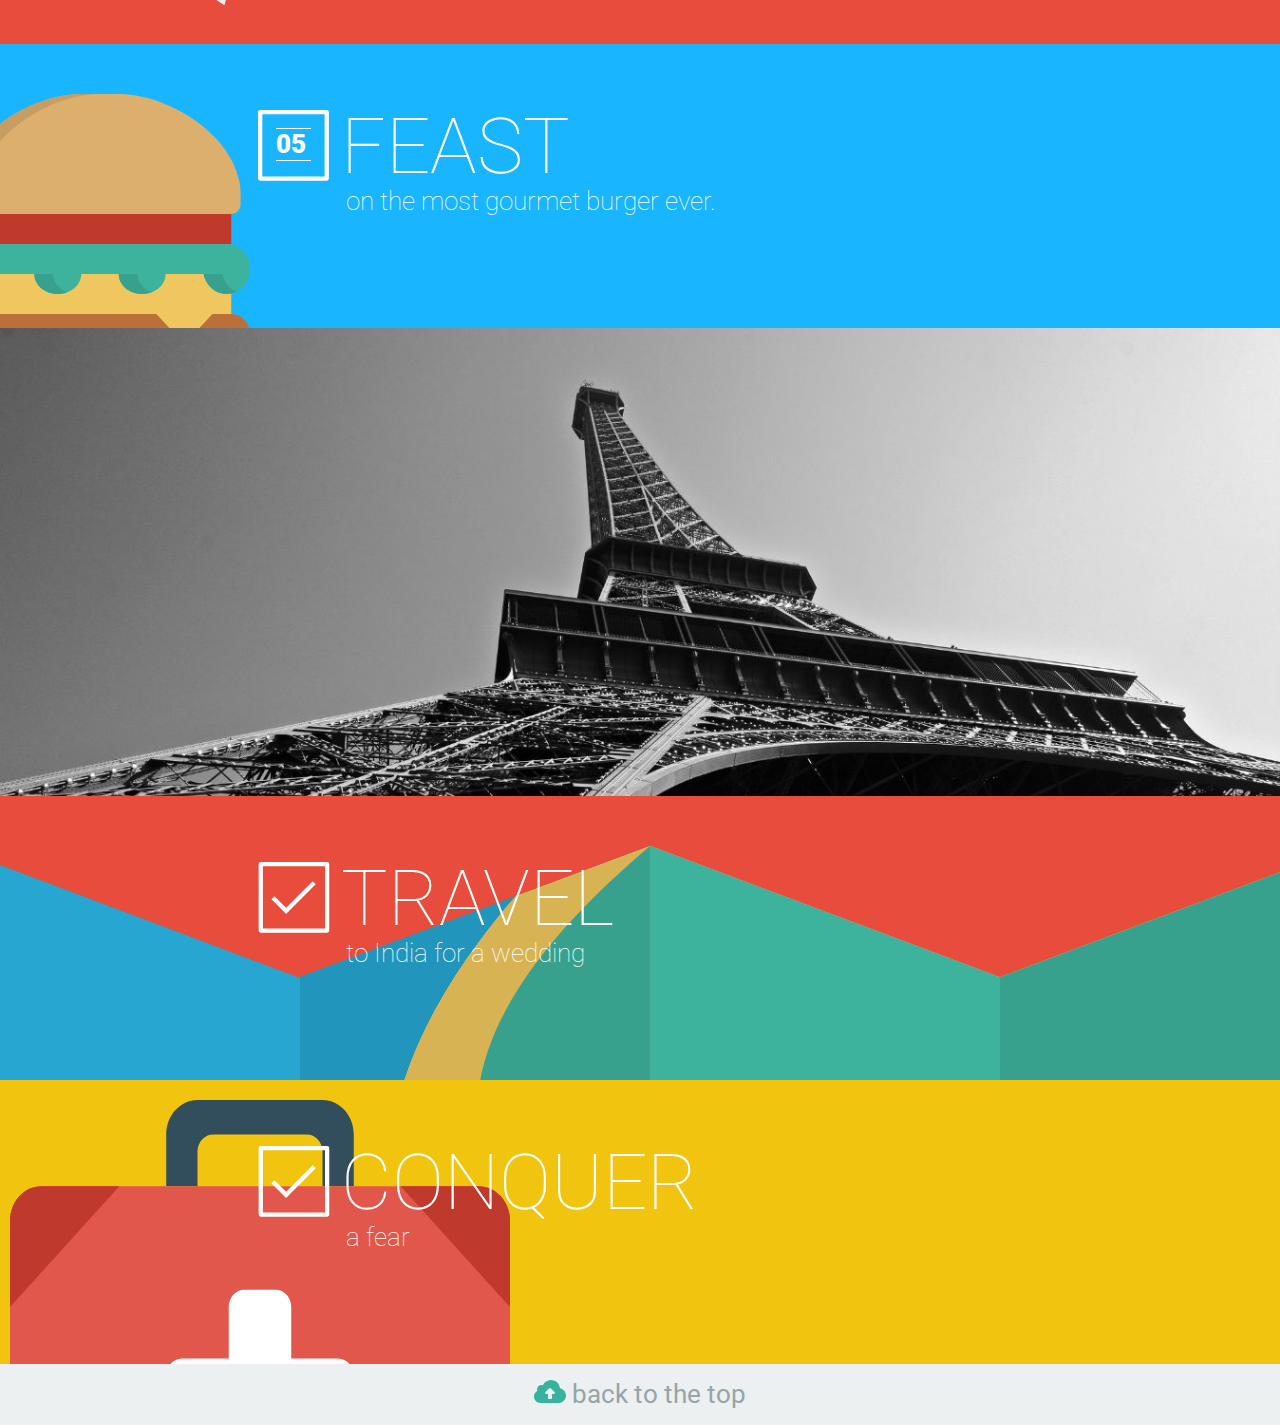
<file: unit11/dream.html>
<!DOCTYPE html>
<html>
  <head>
    <title>Unit 11 Project: No Glory in the Process</title>
    
    <link rel="stylesheet" href="css/reset.css">
    <link rel="stylesheet" href="css/style.css">

    <link href='http://fonts.googleapis.com/css?family=Roboto:100,300,400,700,900' rel='stylesheet' type='text/css'>

    <meta name="viewport" content="width=device-width, initial-scale=1, maximum-scale=1">

    <script src="http://ajax.googleapis.com/ajax/libs/jquery/1.11.2/jquery.min.js"></script>
    <script src="js/menu.js" type="text/javascript"></script>

  </head>
  <body>
    <header>
      <!-- RESPONSIVE MENU START -->
      <!-- Credit: http://www.hongkiat.com/blog/responsive-web-nav/ -->
      <nav class="clearfix">
        <a href="#" id="pull">Menu</a>
          <ul class="clearfix">
            <li><a href="act.html">Act</a></li>
            <li><a href="ponder.html">Ponder</a></li>
            <li><a href="dream.html">Dream</a></li>
            <li><a href="discover.html">Discover</a></li>
          </ul>
      </nav>
      <!-- RESPONSIVE MENU END -->
    </header>

    <section class="hero" id="dream1">
      <h1>DREAM</h1>
      <p class="definition">my bucket list.</p>
    </section>

    <!-- ACT LIST START -->
    <section class="list travel" id="glove">
      <div>
        <span id="uncheckbox"><h2>01</h2></span>
        <span>
          <h3>TRAVEL</h3>
          <p>attend a Leafs game!</p>
        </span>
      </div>
    </section>
    <section class="list live" id="rocket">
      <div>
        <span id="uncheckbox"><h2>02</h2></span>
        <span>
          <h3>LIVE</h3>
          <p>to see a robot maid</p>
        </span>
      </div>
    </section>
    <section class="list consume" id="umbrella">
      <div>
        <span id="uncheckbox"><h2>03</h2></span>
        <span>
          <h3>DEVELOP</h3>
          <p>something awesome, "world peace!"</p>
        </span>
      </div>
    </section>
    <section class="list travel" id="paperplane">
      <div>
        <span id="uncheckbox"><h2>04</h2></span>
        <span>
          <h3>TRAVEL</h3>
          <p>to Disney!</p>
        </span>
      </div>
    </section>
    <section class="list consume" id="hamburger">
      <div>
        <span id="uncheckbox"><h2>05</h2></span>
        <span>
          <h3>FEAST</h3>
          <p>on the most gourmet burger ever.</p>
        </span>
      </div>
    </section>    
    <!-- ACT LIST END -->

    <section class="hero" id="dream2">
    </section>

    <!-- ACT COMPLETE START -->
    <section class="list travel" id="map2">
      <div>
        <span><img src="images/SVG/checkbox.svg" class="checkbox" alt="checked box"></span>
        <span>
          <h3>TRAVEL</h3>
          <p>to India for a wedding</p>
        </span>
      </div>
    </section>
    <section class="list live" id="medicine">
      <div>
        <span><img src="images/SVG/checkbox.svg" class="checkbox" alt="checked box"></span>
        <span>
          <h3>CONQUER</h3>
          <p>a fear</p>
        </span>
      </div>
    </section>
    <!-- ACT COMPLETE END -->

    <footer>
      <a href="#pull">
        <img src="images/SVG/cloud_up.svg">
        <h4>back to the top</h4>
      </a>
    </footer>
  </body>

</html>
</file>
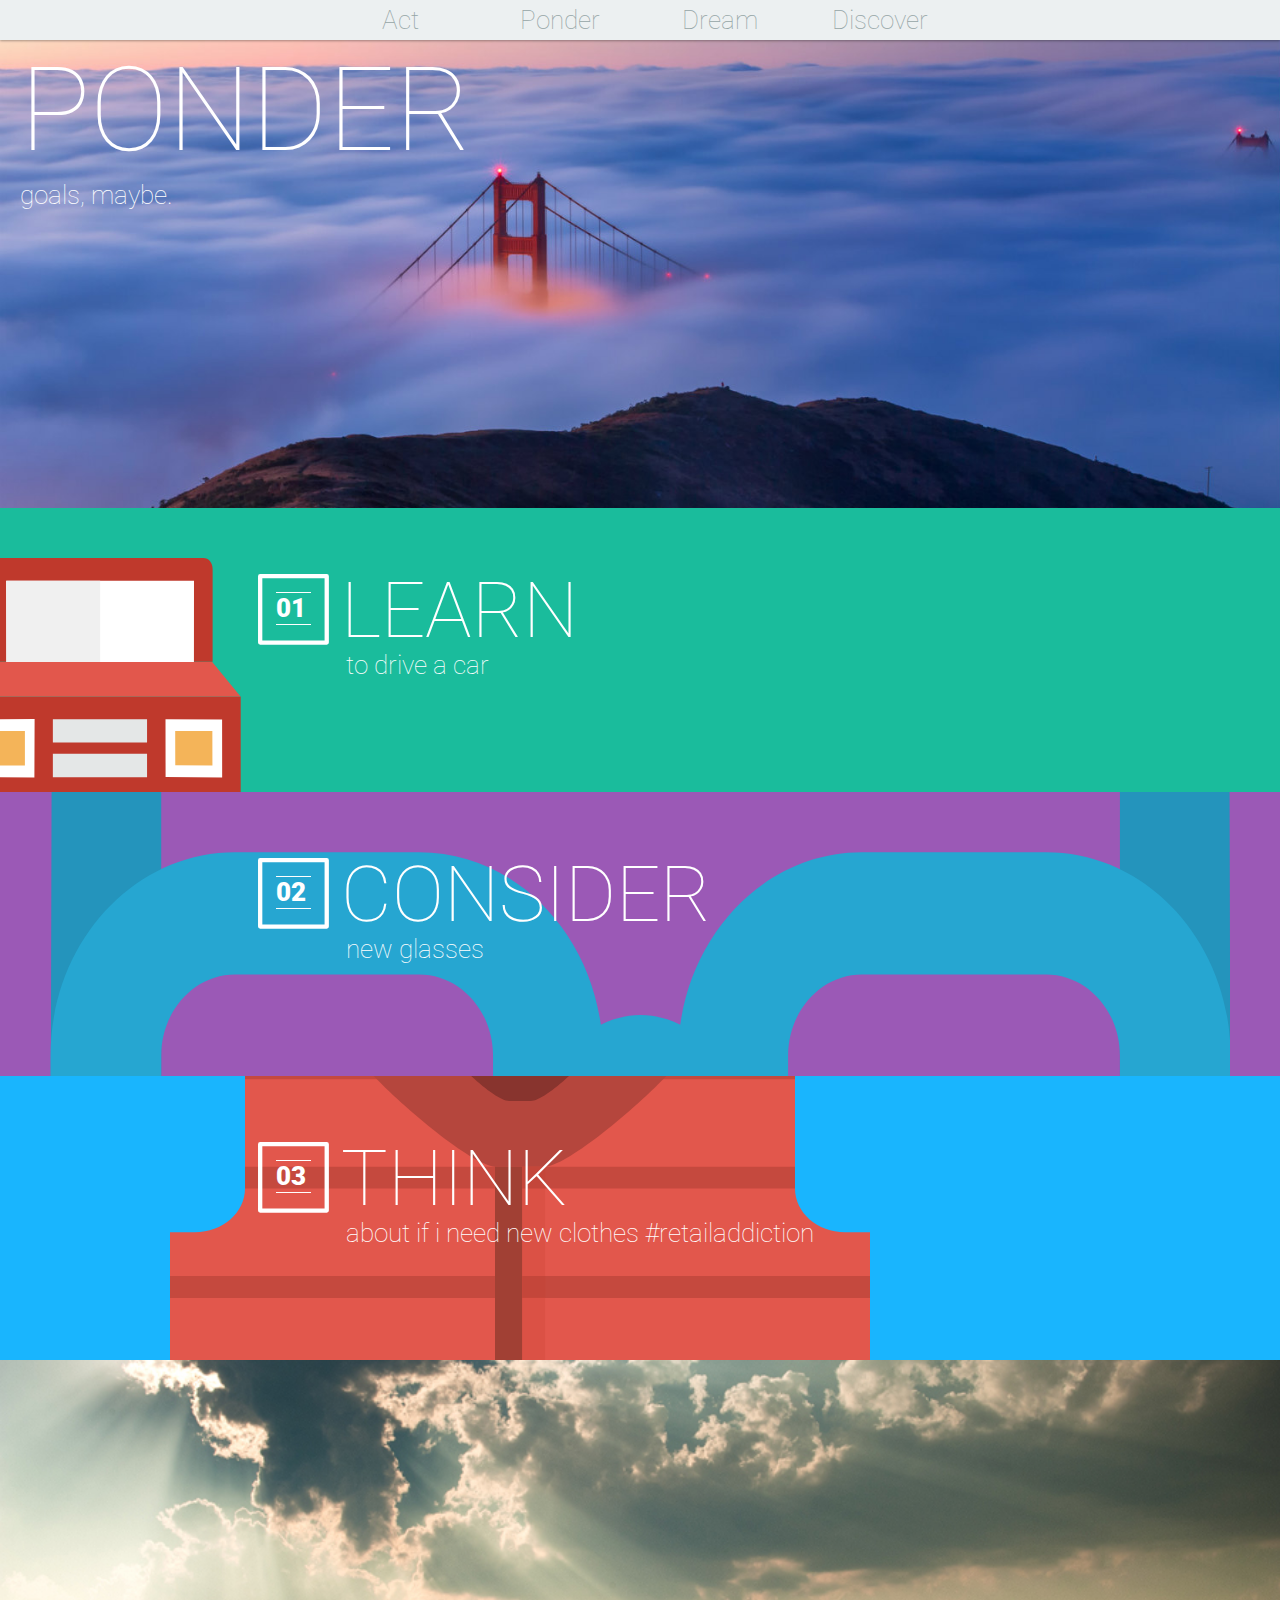
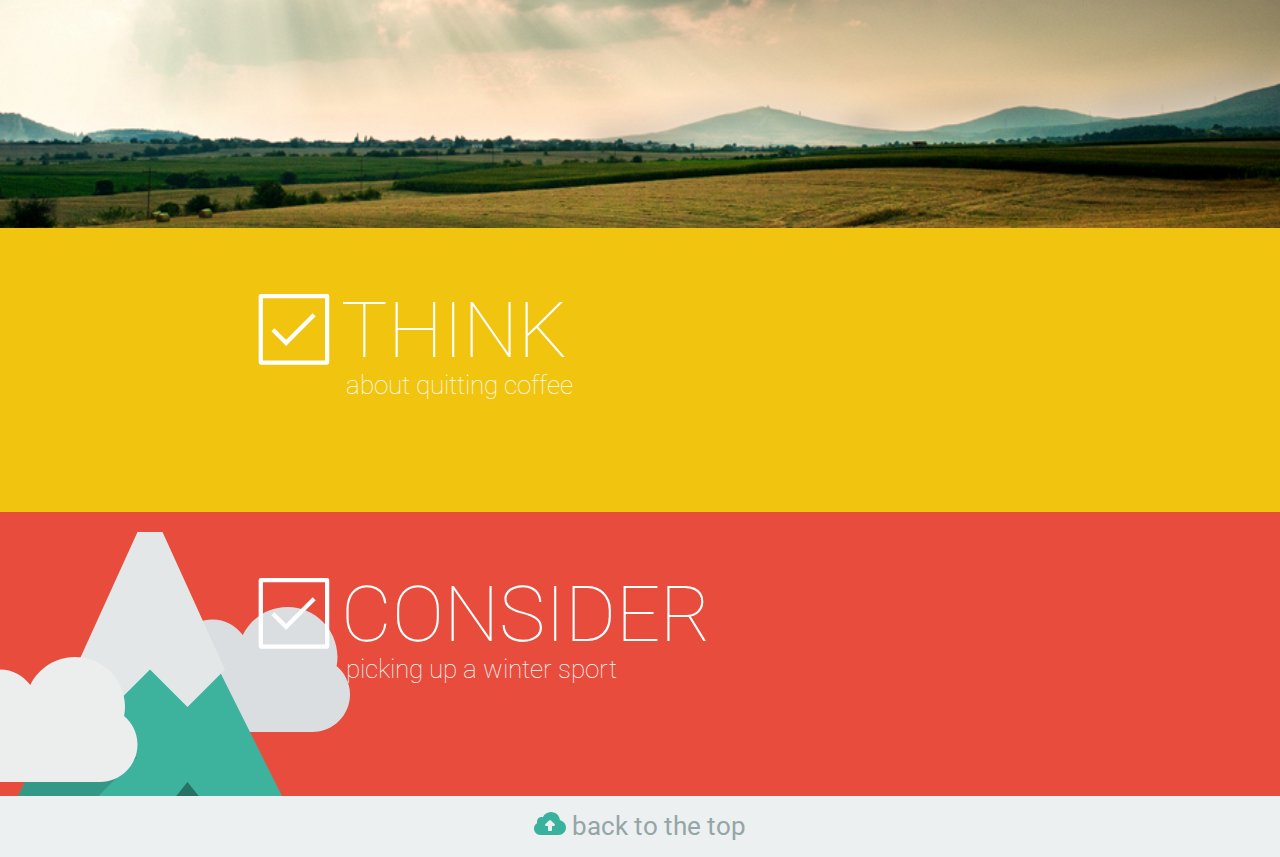
<file: unit11/ponder.html>
<!DOCTYPE html>
<html>
  <head>
    <title>Unit 11 Project: No Glory in the Process</title>
    
    <link rel="stylesheet" href="css/reset.css">
    <link rel="stylesheet" href="css/style.css">

    <link href='http://fonts.googleapis.com/css?family=Roboto:100,300,400,700,900' rel='stylesheet' type='text/css'>

    <meta name="viewport" content="width=device-width, initial-scale=1, maximum-scale=1">

    <script src="http://ajax.googleapis.com/ajax/libs/jquery/1.11.2/jquery.min.js"></script>
    <script src="js/menu.js" type="text/javascript"></script>

  </head>
  <body>
    <header>
      <!-- RESPONSIVE MENU START -->
      <!-- Credit: http://www.hongkiat.com/blog/responsive-web-nav/ -->
      <nav class="clearfix">
        <a href="#" id="pull">Menu</a>
          <ul class="clearfix">
            <li><a href="act.html">Act</a></li>
            <li><a href="ponder.html">Ponder</a></li>
            <li><a href="dream.html">Dream</a></li>
            <li><a href="discover.html">Discover</a></li>
          </ul>
      </nav>
      <!-- RESPONSIVE MENU END -->
    </header>

    <section class="hero" id="ponder1">
      <h1>PONDER</h1>
      <p class="definition">goals, maybe.</p>
    </section>

    <!-- ACT LIST START -->
    <section class="list learn" id="car">
      <div>
        <span id="uncheckbox"><h2>01</h2></span>
        <span>
          <h3>LEARN</h3>
          <p>to drive a car</p>
        </span>
      </div>
    </section>
    <section class="list heal" id="glasses">
      <div>
        <span id="uncheckbox"><h2>02</h2></span>
        <span>
          <h3>CONSIDER</h3>
          <p>new glasses</p>
        </span>
      </div>
    </section>
    <section class="list consume" id="mcfly">
      <div>
        <span id="uncheckbox"><h2>03</h2></span>
        <span>
          <h3>THINK</h3>
          <p>about if i need new clothes #retailaddiction</p>
        </span>
      </div>
    </section>
    <!-- ACT LIST END -->

    <section class="hero" id="ponder2">
    </section>

    <!-- ACT COMPLETE START -->
    <section class="list live" id="">
      <div>
        <span><img src="images/SVG/checkbox.svg" class="checkbox" alt="checked box"></span>
        <span>
          <h3>THINK</h3>
          <p>about quitting coffee</p>
        </span>
      </div>
    </section>
    <section class="list travel" id="mountain">
      <div>
        <span><img src="images/SVG/checkbox.svg" class="checkbox" alt="checked box"></span>
        <span>
          <h3>CONSIDER</h3>
          <p>picking up a winter sport</p>
        </span>
      </div>
    </section>
    <!-- ACT COMPLETE END -->

    <footer>
      <a href="#pull">
        <img src="images/SVG/cloud_up.svg">
        <h4>back to the top</h4>
      </a>
    </footer>
  </body>

</html>
</file>
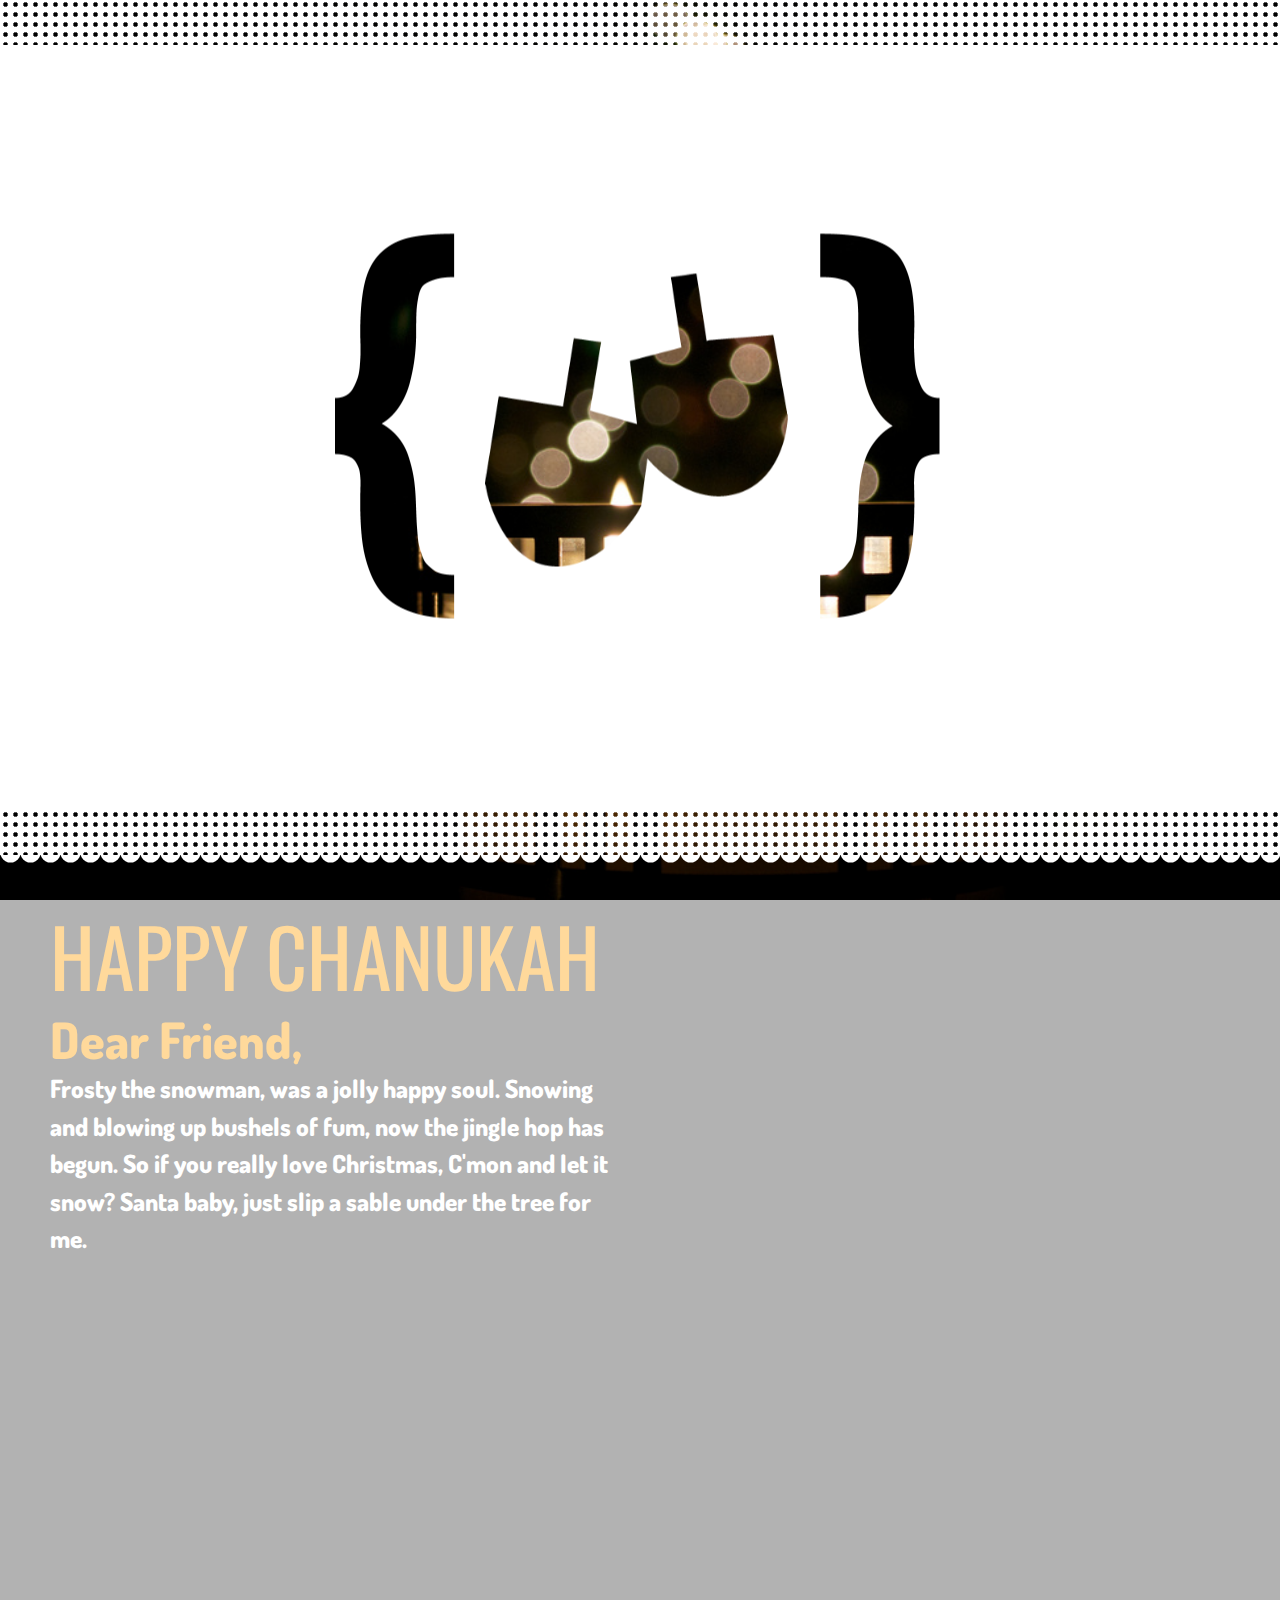
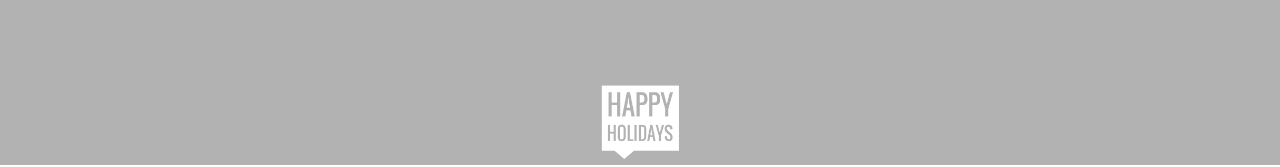
<file: unit6/chanukah.html>
<!DOCTYPE html>
<html>
  <head>
    <title>Happy Chanukah</title>
    
    <link rel="stylesheet" href="css/reset.css">
    <link rel="stylesheet" href="css/style.css">
    <link href='http://fonts.googleapis.com/css?family=Oswald' rel='stylesheet' type='text/css'>
    <link href='http://fonts.googleapis.com/css?family=Merriweather' rel='stylesheet' type='text/css'>
    <link href='http://fonts.googleapis.com/css?family=Neucha' rel='stylesheet' type='text/css'>
    <link href='http://fonts.googleapis.com/css?family=Dosis' rel='stylesheet' type='text/css'>

  </head>
  <body id="chanukahimgbg">
    <header>
      <div class="cardfrontsection">
      </div>
      <div class="cardfront" id="chanukahcard">
        <span id="temp1"></span>
        <span id="temp2"></span>
        <span id="temp3"></span>
      </div>
      <div class="cardfrontsection">
      </div>
      <div class="chanukahmsg" id="cardscallop">
      </div>
    </header>
    <section class="clearfix insidecard chanukahmsg">
      <div class="cardmessage leftmessage">
        <h1 class="cardh1" id="chanukahh1">happy chanukah</h1>
        <h2 class="cardh2" id="chanukahh2">Dear Friend,</h2>
        <p>Frosty the snowman, was a jolly happy soul. Snowing and blowing up bushels of fum, now the jingle hop has begun. So if you really love Christmas, C'mon and let it snow? Santa baby, just slip a sable under the tree for me.</p>
      </div>
    </section>
    <footer class="clearfix chanukahmsg">
      <a href="index.html"><img src="images/speechbubble.png" class="mini"></a>
    </footer>
  </body>

</html>
</file>
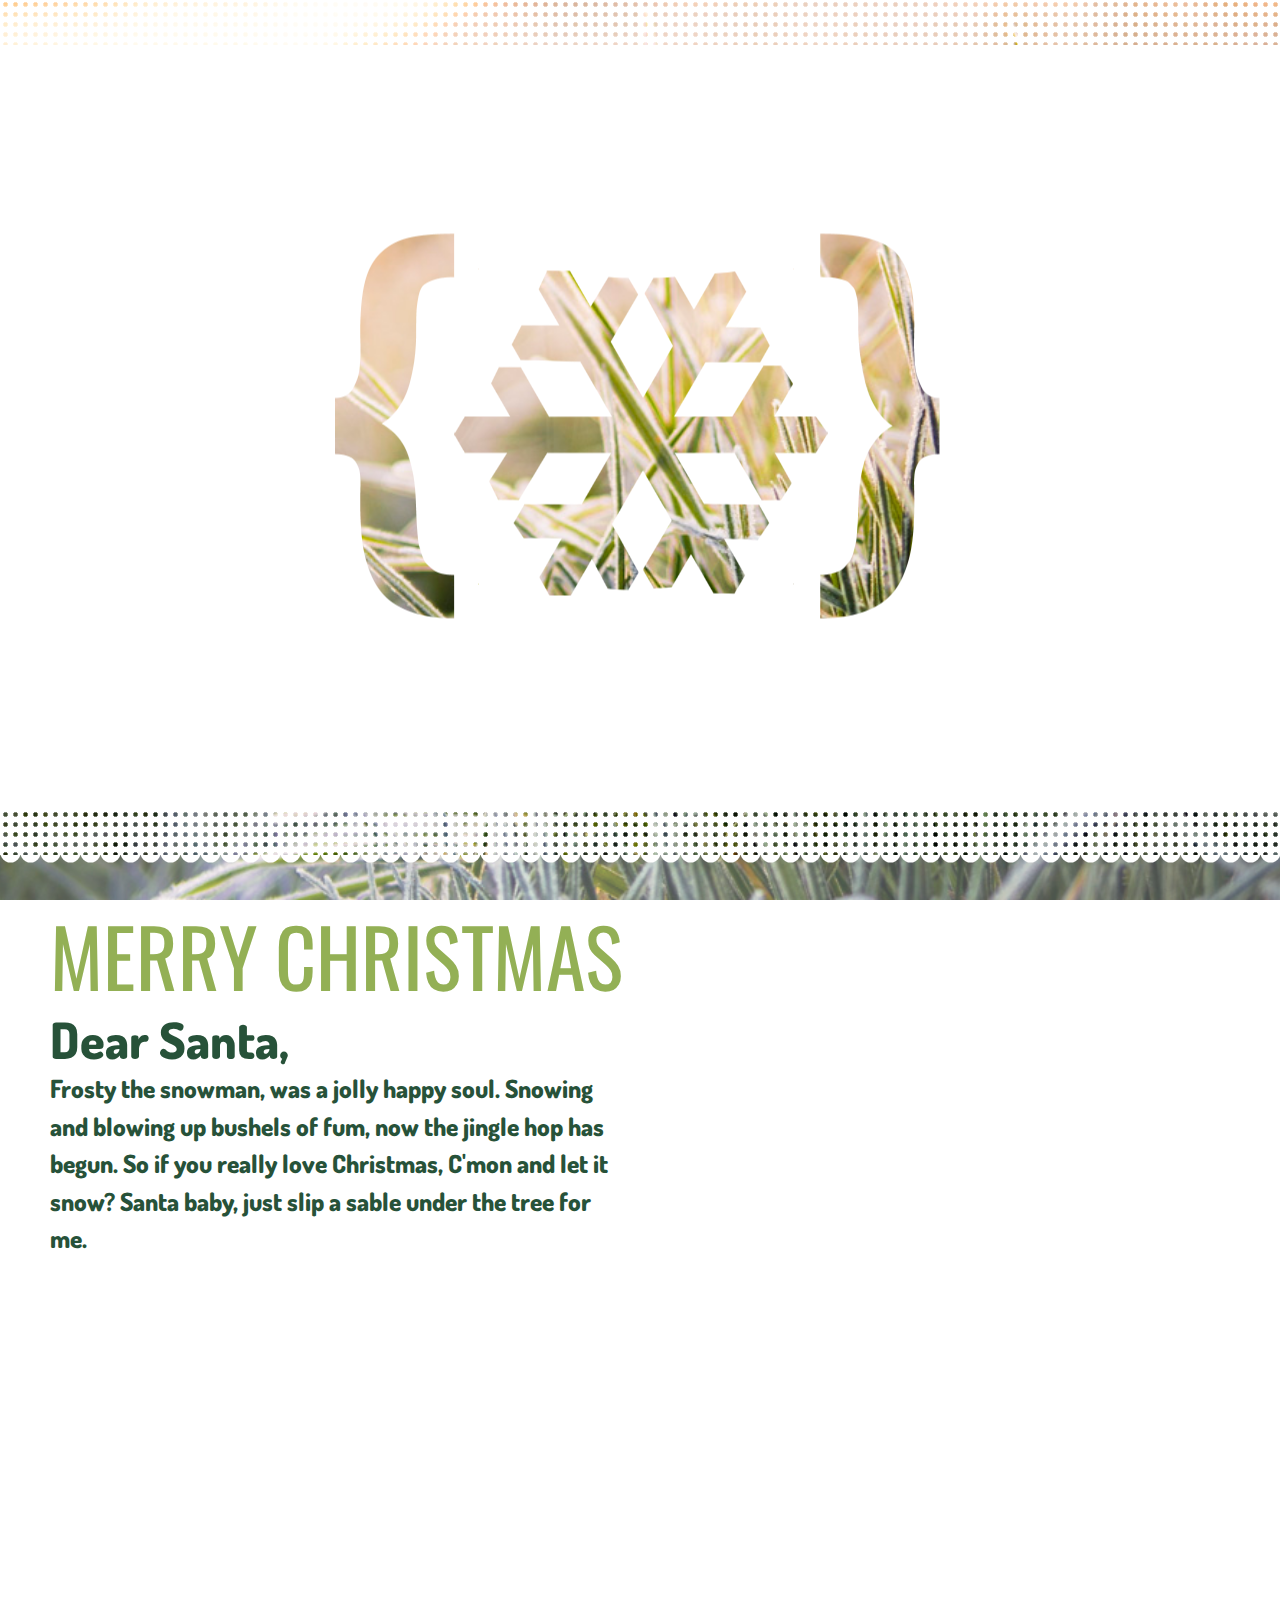
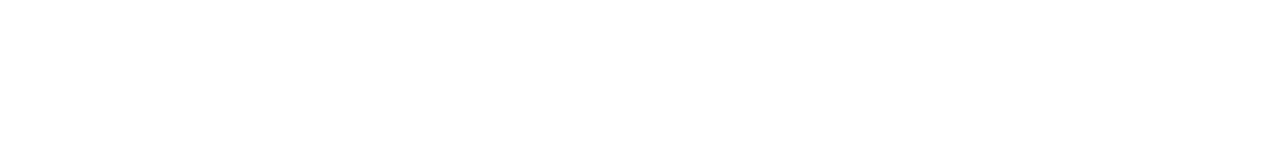
<file: unit6/christmas.html>
<!DOCTYPE html>
<html>
  <head>
    <title>Merry Christmas</title>
    
    <link rel="stylesheet" href="css/reset.css">
    <link rel="stylesheet" href="css/style.css">
    <link href='http://fonts.googleapis.com/css?family=Oswald' rel='stylesheet' type='text/css'>
    <link href='http://fonts.googleapis.com/css?family=Merriweather' rel='stylesheet' type='text/css'>
    <link href='http://fonts.googleapis.com/css?family=Neucha' rel='stylesheet' type='text/css'>
    <link href='http://fonts.googleapis.com/css?family=Dosis' rel='stylesheet' type='text/css'>

  </head>
  <body id="christmasimgbg">
    <header>
      <div class="cardfrontsection">
      </div>
      <div class="cardfront" id="christmascard">
        <span id="temp1"></span>
        <span id="temp2"></span>
        <span id="temp3"></span>
      </div>
      <div class="cardfrontsection">
      </div>
      <div class="christmasmsg" id="cardscallop">
      </div>
    </header>
    <section class="clearfix insidecard christmasmsg">
      <div class="cardmessage leftmessage">
        <h1 class="cardh1" id="christmash1">merry christmas</h1>
        <h2 class="cardh2" id="christmash2">Dear Santa,</h2>
        <p>Frosty the snowman, was a jolly happy soul. Snowing and blowing up bushels of fum, now the jingle hop has begun. So if you really love Christmas, C'mon and let it snow? Santa baby, just slip a sable under the tree for me.</p>
      </div>
      </div>
    </section>
    <footer class="clearfix christmasmsg">
      <a href="index.html"><img src="images/speechbubble.png" class="mini"></a>
    </footer>
  </body>

</html>
</file>
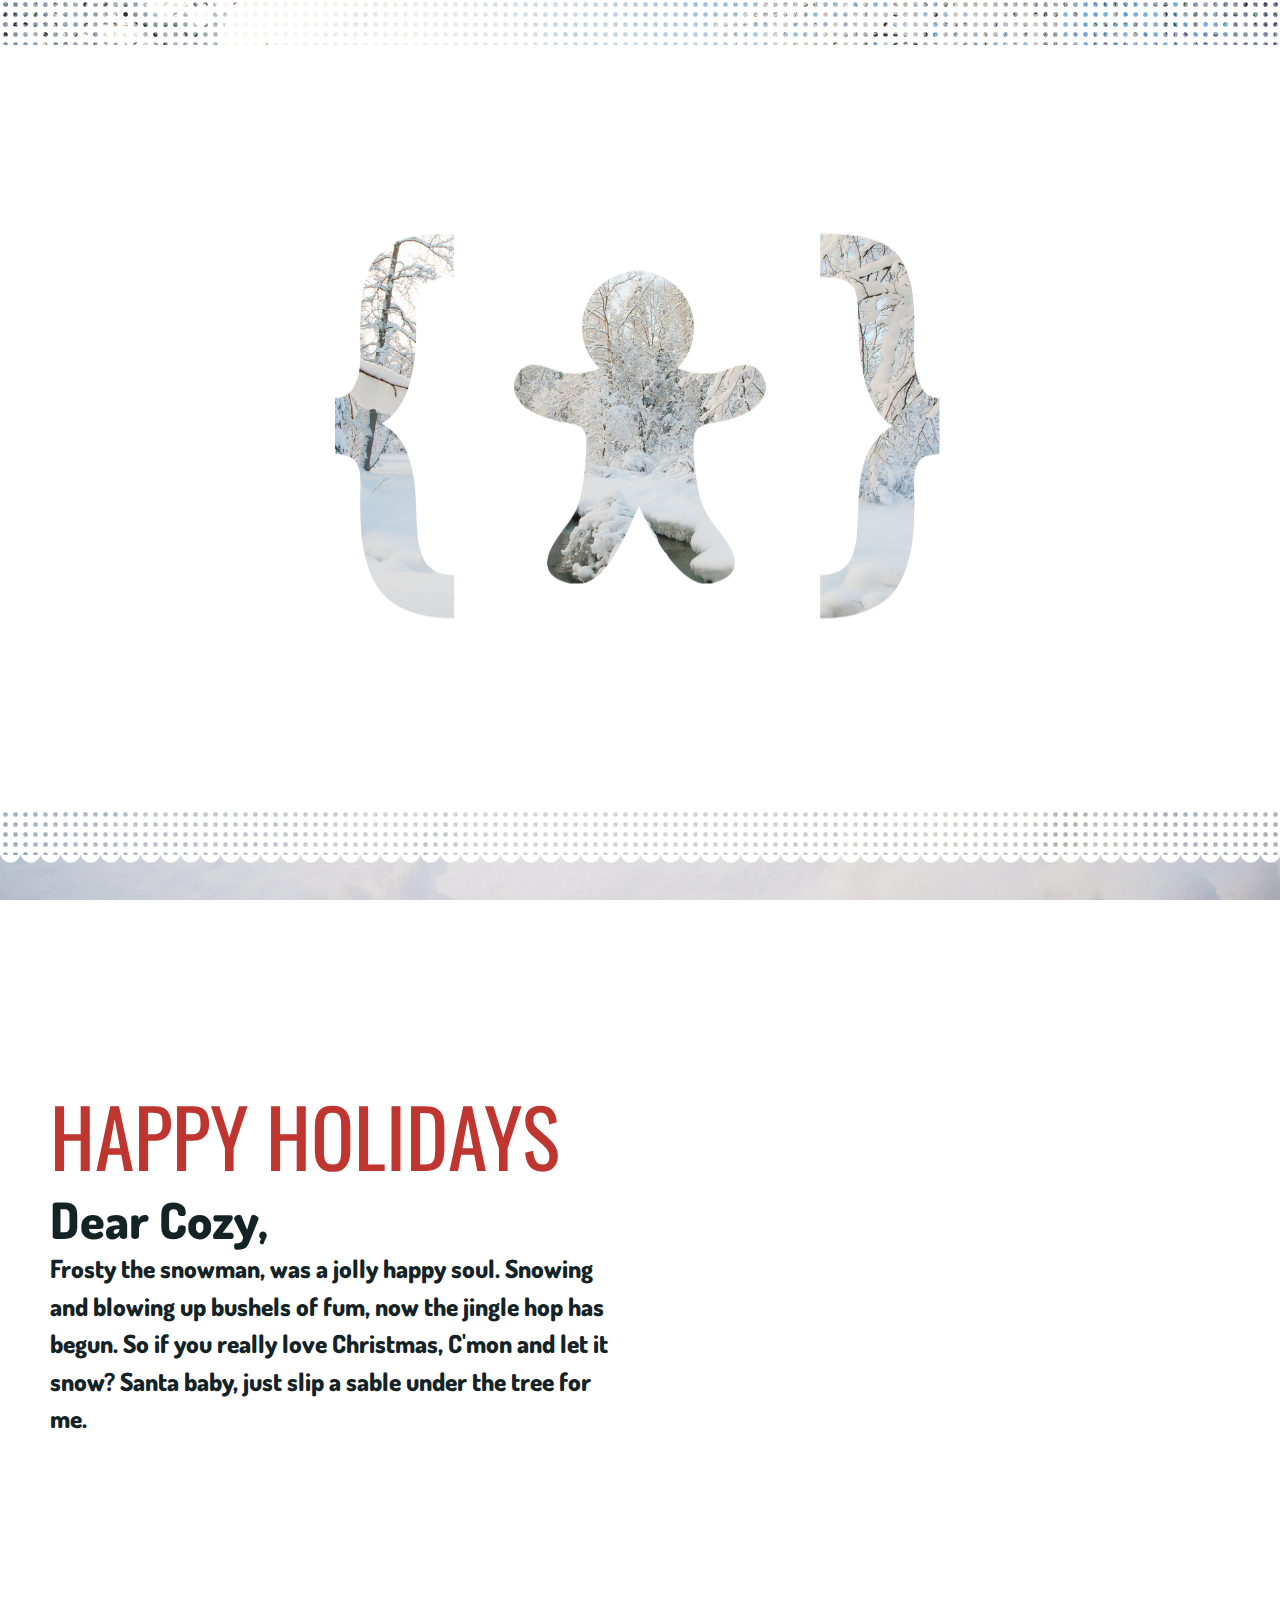
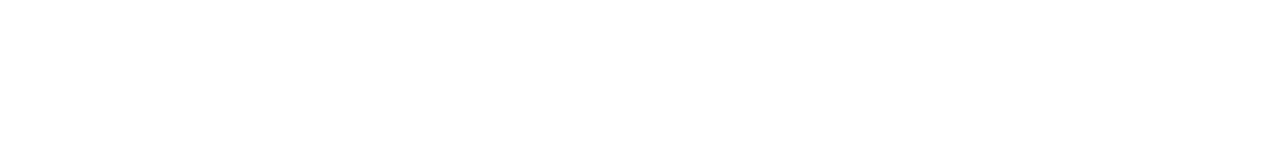
<file: unit6/holidays.html>
<!DOCTYPE html>
<html>
  <head>
    <title>Happy Holidays</title>
    
    <link rel="stylesheet" href="css/reset.css">
    <link rel="stylesheet" href="css/style.css">
    <link href='http://fonts.googleapis.com/css?family=Oswald' rel='stylesheet' type='text/css'>
    <link href='http://fonts.googleapis.com/css?family=Merriweather' rel='stylesheet' type='text/css'>
    <link href='http://fonts.googleapis.com/css?family=Neucha' rel='stylesheet' type='text/css'>
    <link href='http://fonts.googleapis.com/css?family=Dosis' rel='stylesheet' type='text/css'>

  </head>
  <body id="holidaysimgbg">
    <header>
      <div class="cardfrontsection">
      </div>
      <div class="cardfront" id="holidayscard">
        <span id="temp1"></span>
        <span id="temp2"></span>
        <span id="temp3"></span>
      </div>
      <div class="cardfrontsection">
      </div>
      <div class="holidaysmsg" id="cardscallop">
      </div>
    </header>
    <section class="clearfix insidecard holidaysmsg">
      <div class="cardmessage lowerleftmessage">
        <h1 class="cardh1" id="holidaysh1">happy holidays</h1>
        <h2 class="cardh2" id="holidaysh2">Dear Cozy,</h2>
        <p>Frosty the snowman, was a jolly happy soul. Snowing and blowing up bushels of fum, now the jingle hop has begun. So if you really love Christmas, C'mon and let it snow? Santa baby, just slip a sable under the tree for me.</p>
      </div>
    </section>
    <footer class="clearfix holidaysmsg">
      <a href="index.html"><img src="images/speechbubble.png" class="mini"></a>
    </footer>
  </body>

</html>
</file>
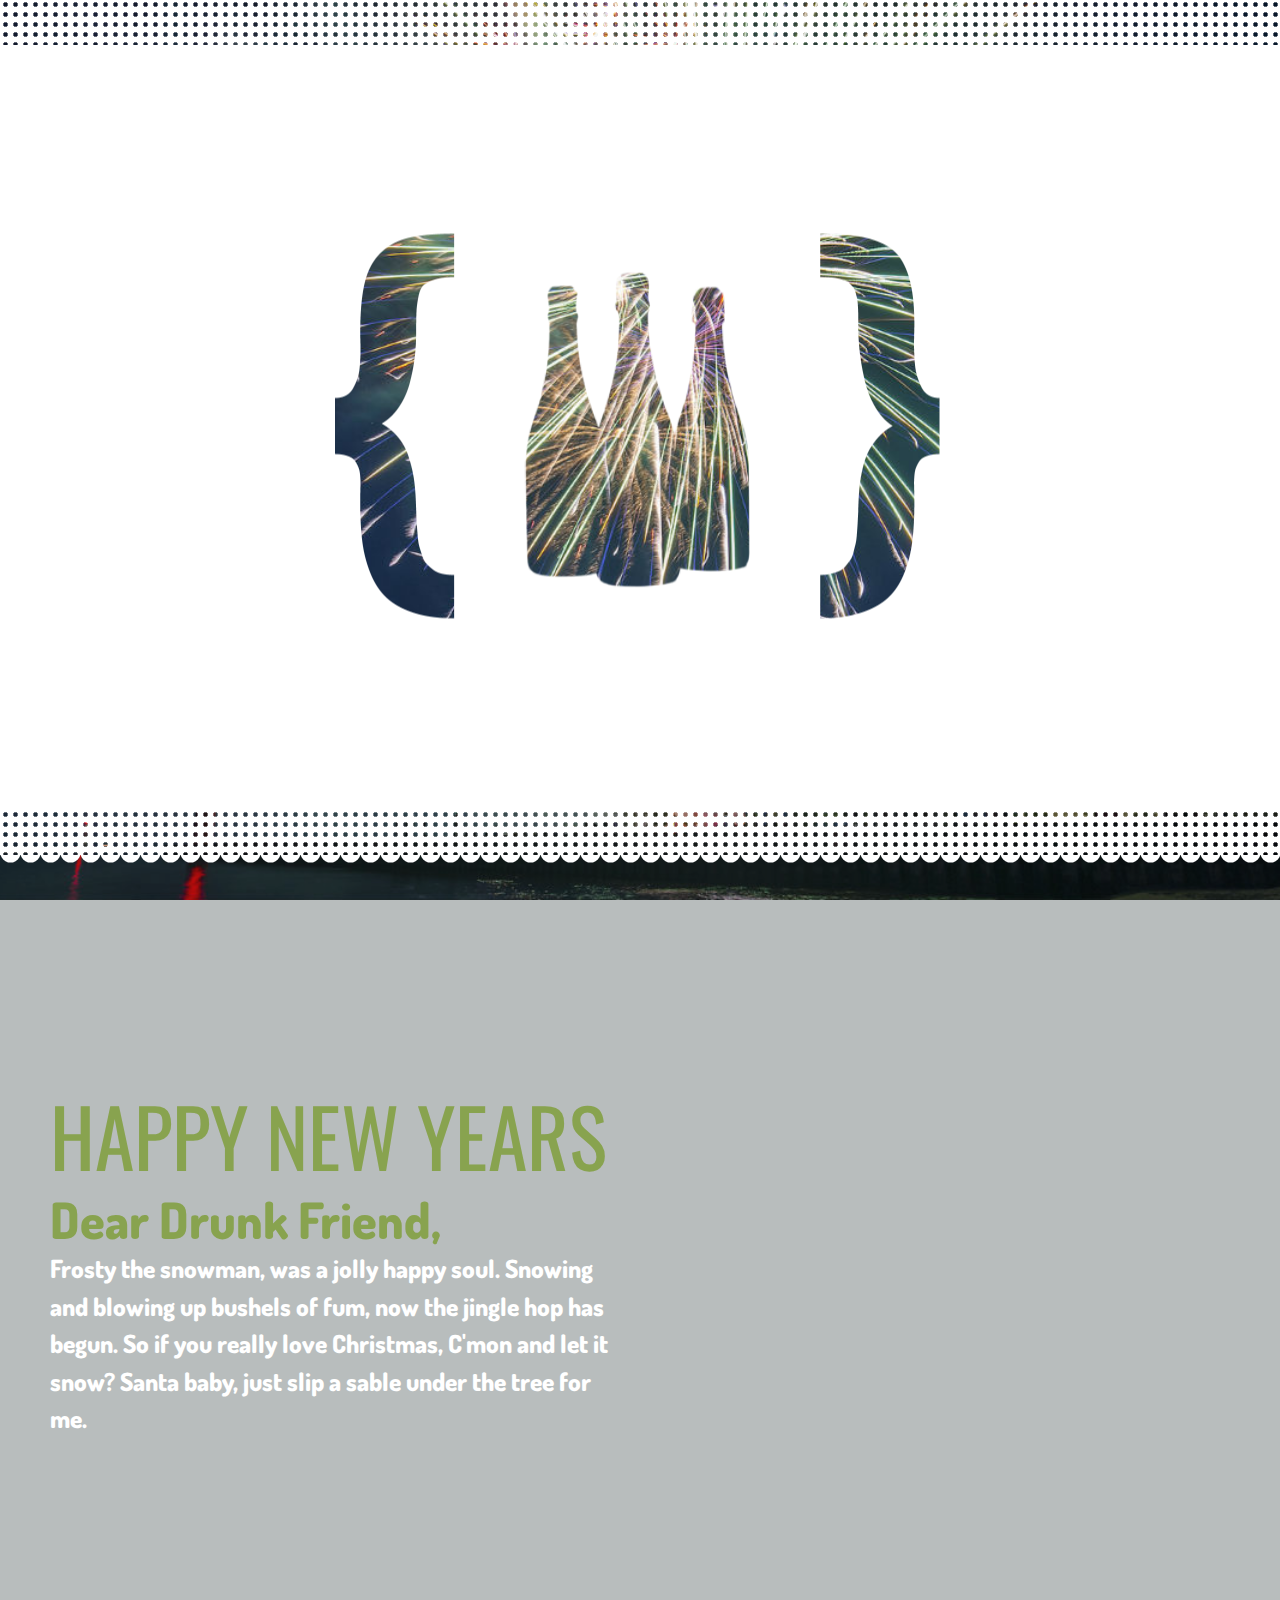
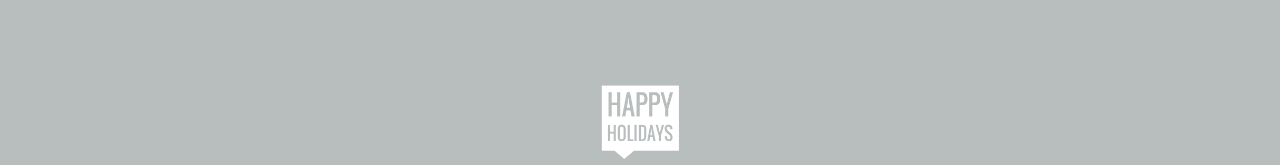
<file: unit6/newyears.html>
<!DOCTYPE html>
<html>
  <head>
    <title>Happy New Years</title>
    
    <link rel="stylesheet" href="css/reset.css">
    <link rel="stylesheet" href="css/style.css">
    <link href='http://fonts.googleapis.com/css?family=Oswald' rel='stylesheet' type='text/css'>
    <link href='http://fonts.googleapis.com/css?family=Merriweather' rel='stylesheet' type='text/css'>
    <link href='http://fonts.googleapis.com/css?family=Neucha' rel='stylesheet' type='text/css'>
    <link href='http://fonts.googleapis.com/css?family=Dosis' rel='stylesheet' type='text/css'>

  </head>
  <body id="newyearsimgbg">
    <header>
      <div class="cardfrontsection">
      </div>
      <div class="cardfront" id="newyearscard">
        <span id="temp1"></span>
        <span id="temp2"></span>
        <span id="temp3"></span>
      </div>
      <div class="cardfrontsection">
      </div>
      <div class="newyearsmsg" id="cardscallop">
      </div>
    </header>
    <section class="clearfix insidecard newyearsmsg">
      <div class="cardmessage lowerleftmessage">
        <h1 class="cardh1" id="newyearsh1">happy new years</h1>
        <h2 class="cardh2" id="newyearsh2">Dear Drunk Friend,</h2>
        <p>Frosty the snowman, was a jolly happy soul. Snowing and blowing up bushels of fum, now the jingle hop has begun. So if you really love Christmas, C'mon and let it snow? Santa baby, just slip a sable under the tree for me.</p>
      </div>
    </section>
    <footer class="clearfix newyearsmsg">
      <a href="index.html"><img src="images/speechbubble.png" class="mini"></a>
    </footer>
  </body>

</html>
</file>
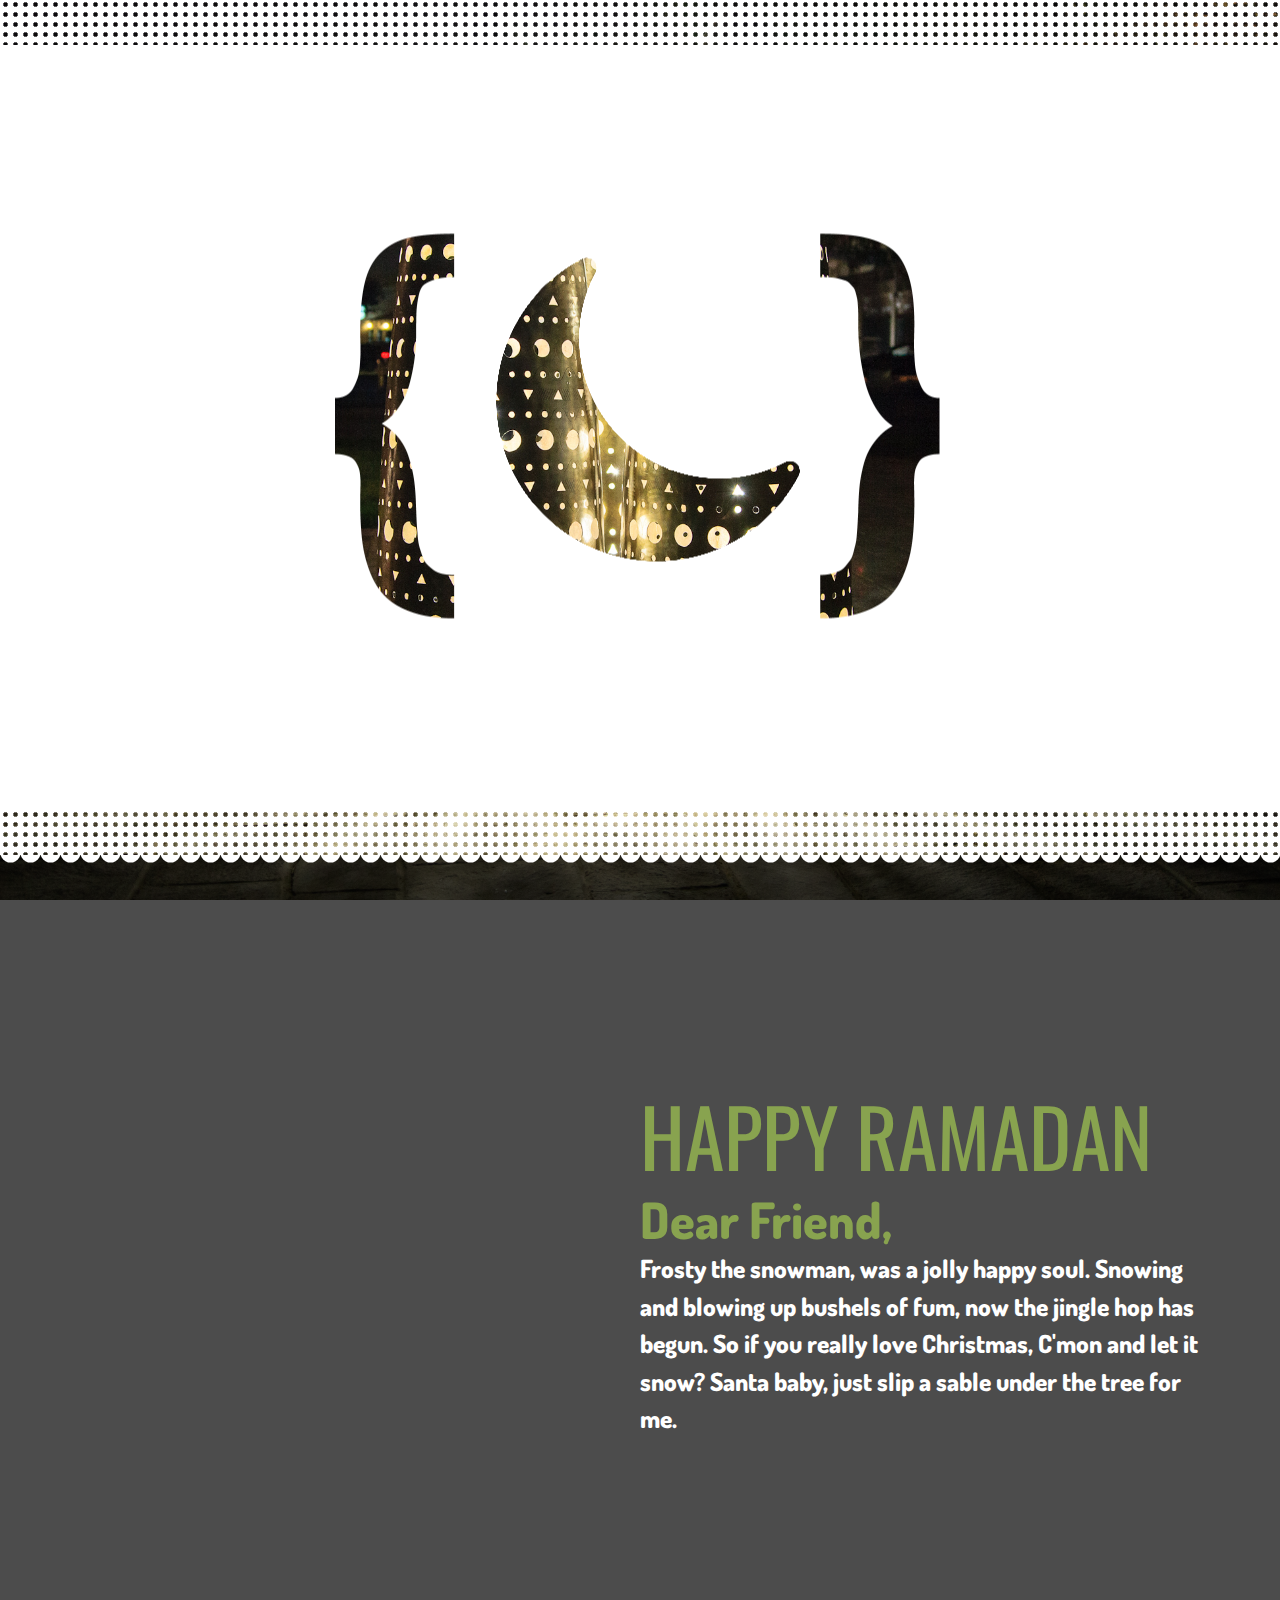
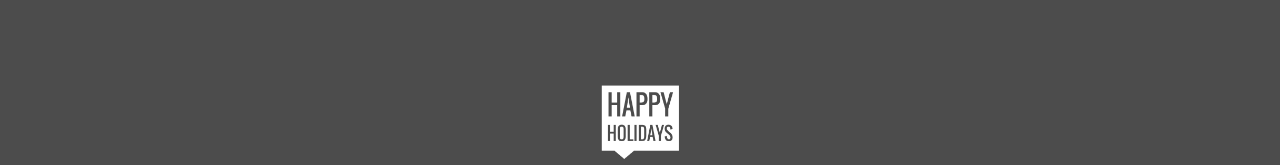
<file: unit6/ramadan.html>
<!DOCTYPE html>
<html>
  <head>
    <title>Happy Ramadan</title>
    
    <link rel="stylesheet" href="css/reset.css">
    <link rel="stylesheet" href="css/style.css">
    <link href='http://fonts.googleapis.com/css?family=Oswald' rel='stylesheet' type='text/css'>
    <link href='http://fonts.googleapis.com/css?family=Merriweather' rel='stylesheet' type='text/css'>
    <link href='http://fonts.googleapis.com/css?family=Neucha' rel='stylesheet' type='text/css'>
    <link href='http://fonts.googleapis.com/css?family=Dosis' rel='stylesheet' type='text/css'>

  </head>
  <body id="ramadanimgbg">
    <header>
      <div class="cardfrontsection">
      </div>
      <div class="cardfront" id="ramadancard">
        <span id="temp1"></span>
        <span id="temp2"></span>
        <span id="temp3"></span>
      </div>
      <div class="cardfrontsection">
      </div>
      <div class="ramadanmsg" id="cardscallop">
      </div>
    </header>
    <section class="clearfix insidecard ramadanmsg">
      <div class="cardmessage lowerrightmessage">
        <h1 class="cardh1" id="ramadanh1">happy ramadan</h1>
        <h2 class="cardh2" id="ramadanh2">Dear Friend,</h2>
        <p>Frosty the snowman, was a jolly happy soul. Snowing and blowing up bushels of fum, now the jingle hop has begun. So if you really love Christmas, C'mon and let it snow? Santa baby, just slip a sable under the tree for me.</p>
      </div>
    </section>
    <footer class="clearfix ramadanmsg">
      <a href="index.html"><img src="images/speechbubble.png" class="mini"></a>
    </footer>
  </body>

</html>
</file>
<file: unit11/css/style.css>
body {
  background-color: #ecf0f1; /* rgb(236,240,241) */  
  font-family: 'Roboto', sans-serif;
  font-size: 26px;
  font-weight: 100;
  line-height: 1.2;
}

/* MENU START */
header {
  box-shadow: 0 1px 3px rgba(0,0,0,0.12), 0 1px 2px rgba(0,0,0,0.24);
  left: 0;
  position: fixed;
  right: 0;
  top: 0;
}

nav {  
  height: 40px;
  width: 100%;
  background: #ecf0f1; /* rgb(236,240,241) */  
  font-size: 1em;  
  font-family: 'Roboto', Arial, sans-serif;  
  position: relative;  
  /* border-bottom: 2px solid #283744;  */
}  

nav ul {  
  padding: 0;  
  margin: 0 auto;  
  width: 50%;
  height: 40px;  
}

nav li {  
  display: inline;  
  float: left;
  width: 25%;
  text-align: center;
} 

.clearfix:before,  
.clearfix:after {  
  content: " ";  
  display: table;  
}  
.clearfix:after {  
  clear: both;  
}  
.clearfix {  
  *zoom: 1;  
}  

nav a {
  color: #95a5a6; /* rgb(149,165,166) */
  display: inline-block;
  text-align: center;
  text-decoration: none;
  line-height: 40px;
  /* text-shadow: 1px 1px 0px #283744; */
}

nav li a {
  /* border-right: 1px solid #576979; */
  box-sizing:border-box;
  -moz-box-sizing:border-box;
  -webkit-box-sizing:border-box;
}  

nav li:last-child a {  
  border-right: 0;  
}

nav li:hover, nav li:active {  
  background-color: #fff;
}

nav a#pull {  
  display: none;  
}
/* MENU END */

/* SECTION FORMATTING START*/
a, a:active, a:visited {
  color: #95a5a6; /* rgb(149,165,166) */
  text-decoration: none;
}

a#white, a:active#white, a:visited#white {
  color: white;
  text-decoration: none;
}

div {
  display: block;
  height: 100%;
  min-height: 3.5em;
}

ol {
  list-style-type: decimal-leading-zero;
  margin-left: 45px;
}

p {
  display: block;
  margin-left: 15px;
}

p.definition {
  font-weight: 100;
  margin-left: 0px;
}

section.megahero {
  color: #fff;
  height: 96vh;
  padding-left: 20px;
}

section.hero {
  color: #fff;
  height: 18em;
  padding-left: 20px;
}

section.list {
  color: #fff;
  min-height: 6em;
  padding: 5% 20%;
}

section span {
  display: block;
  float: left;
  max-width: 80%;
}

section h1 {
  font-size: 4.5em;
}

section h2 {
  font-size: 1em;
  font-weight: 900;
  border-bottom: 1px solid white;
  border-top: 1px solid white; 
  margin: 20px;
}

section h3 {
  font-size: 3em;
  text-indent: 10px;
  line-height: 1em;
}

/* SECTION FORMATTING END*/

/* section classes */
.consume {
  background-color: #19b5fe; /* rgb(25,181,254) */
}

.create {
  background-color: #f39c12; /* rgb(243,156,18) */
}

.heal {
  background-color: #9b59b6; /* rgb(155,89,182) */
}

.learn {
  background-color: #1abc9c; /* rgb(26,188,156) */
}

.live {
  background-color: #f1c40f; /* rgb(241,196,15) */
}

.travel {
  background-color: #e74c3c; /* rgb(231,76,60) */
}


/* HERO IMAGES */
#index1 {
  background-image: url('../images/red_ian_livesey.jpg'); 
  /* https://www.flickr.com/photos/ianlivesey/14242785918 */
  background-position: 0px -80px;
  background-repeat: no-repeat;
  background-size: cover;
  margin-top: 40px;
}

#act1 {
  background-image: url('../images/mountain_top_thomas_leth_olsen.jpg'); 
  /* https://www.flickr.com/photos/thomasletholsen/8751752734 */
  background-position: center top;
  background-repeat: no-repeat;
  background-size: cover;
  margin-top: 40px;
}

#act2 {
  background-image: url('../images/brooklyn_bridge_clement_belleudy.jpg'); 
  /* https://www.flickr.com/photos/clemsherpa/12154738144 */
  background-position: center bottom;
  background-repeat: no-repeat;
  background-size: cover;
}

#ponder1 {
  background-image: url('../images/the_bridge_frank_schulenburg.jpg'); 
  /* https://www.flickr.com/photos/frank_schulenburg/9518366702 */
  background-position: center;
  background-repeat: no-repeat;
  background-size: cover;
  margin-top: 40px;
}

#ponder2 {
  background-image: url('../images/summer_sun_nikos_koutoulas.jpg'); 
  /* https://www.flickr.com/photos/33284937@N04/4771132618 */
  background-position: center;
  background-repeat: no-repeat;
  background-size: cover;
}

#dream1 {
  background-image: url('../images/bokeh_saleh_alnemari.jpg'); 
  /* https://www.flickr.com/photos/salehalnemari/6688807457 */
  background-position: center;
  background-repeat: no-repeat;
  background-size: cover;
  margin-top: 40px;
}

#dream2 {
  background-image: url('../images/eiffel_tower_jeroen_bennink.jpg'); 
  /* https://www.flickr.com/photos/jeroenbennink/7047703331/ */
  background-position: center top;
  background-repeat: no-repeat;
  background-size: cover;
}

#discover1 {
  background-image: url('../images/sunset_umer_malik.jpg'); 
  /* https://www.flickr.com/photos/a_perfect_heart/14554089711 */
  background-position: center left;
  background-repeat: no-repeat;
  background-size: cover;
  margin-top: 40px;
}

/* section background svg image ids */
#backpack2 {
  background-image: url('../images/SVG/backpack2.svg');
  background-repeat: no-repeat;
  background-position: -50px 50px;
  background-size: 400px 400px;
}

#candy {
  background-image: url('../images/SVG/candy.svg');
  background-repeat: no-repeat;
  background-position: -50px 50px;
  background-size: 400px 400px;
}

#car {
  background-image: url('../images/SVG/car.svg');
  background-repeat: no-repeat;
  background-position: -50px 50px;
  background-size: 300px 300px;
}

#chalkboard {
  background-image: url('../images/SVG/chalkboard.svg');
  background-repeat: no-repeat;
  background-position: -50px 0px;
  background-size: 400px 400px;
}

#clock {
  background-image: url('../images/SVG/clock.svg');
  background-repeat: no-repeat;
  background-position: -50px 50px;
  background-size: 400px 400px;
}

#drop {
  background-image: url('../images/SVG/drop.svg');
  background-repeat: no-repeat;
  background-position: 150px -50px;
  background-size: 500px 500px;
}

#glasses {
  background-image: url('../images/SVG/glasses.svg');
  background-repeat: no-repeat;
  background-position: 50px -550px;
  background-size: 1180px 1180px;
}

#glove {
  background-image: url('../images/SVG/glove.svg');
  background-repeat: no-repeat;
  background-position: -150px -150px;
  background-size: 600px 600px;
}

#hamburger {
  background-image: url('../images/SVG/hamburger.svg');
  background-repeat: no-repeat;
  background-position: -50px 50px;
  background-size: 300px 300px;
}

#hotdog {
  background-image: url('../images/SVG/hotdog.svg');
  background-repeat: no-repeat;
  background-position: -50px 50px;
  background-size: 400px 400px;
}

#label {
  background-image: url('../images/SVG/label.svg');
  background-repeat: no-repeat;
  background-position: -50px 50px;
  background-size: 400px 400px;
}

#map {
  background-image: url('../images/SVG/map.svg');
  background-repeat: no-repeat;
  background-position: -50px 50px;
  background-size: 400px 400px;
}

#map2 {
  background-image: url('../images/SVG/map2.svg');
  background-repeat: no-repeat;
  background-position: -50px 50px;
  background-size: 1400px 1400px;
}

#marker {
  background-image: url('../images/SVG/marker.svg');
  background-repeat: no-repeat;
  background-position: -50px 50px;
  background-size: 400px 400px;
}

#mcfly {
  background-image: url('../images/SVG/mcfly.svg');
  background-repeat: no-repeat;
  background-position: 170px -150px;
  background-size: 700px 700px;
}

#medicine {
  background-image: url('../images/SVG/medicine.svg');
  background-repeat: no-repeat;
  background-position: 10px 20px;
  background-size: 500px 500px;
}

#mountain {
  background-image: url('../images/SVG/mountain.svg');
  background-repeat: no-repeat;
  background-position: -50px 20px;
  background-size: 400px 400px;
}

#muffin {
  background-image: url('../images/SVG/muffin.svg');
  background-repeat: no-repeat;
  background-position: -50px 50px;
  background-size: 400px 400px;
}

#paperplane {
  background-image: url('../images/SVG/paperplane.svg');
  background-repeat: no-repeat;
  background-position: 150px 150px;
  background-size: 100px 100px;
}

#piggy {
  background-image: url('../images/SVG/piggy.svg');
  background-repeat: no-repeat;
  background-position: -50px 50px;
  background-size: 400px 400px;
}

#rocket {
  background-image: url('../images/SVG/rocket.svg');
  background-repeat: no-repeat;
  background-position: 150px 150px;
  background-size: 100px 100px;
}

#tactic {
  background-image: url('../images/SVG/tactic.svg');
  background-repeat: no-repeat;
  background-position: -50px 50px;
  background-size: 400px 400px;
}

#umbrella {
  background-image: url('../images/SVG/umbrella.svg');
  background-repeat: no-repeat;
  background-position: -150px 0px;
  background-size: 1100px 1100px;
}

#www {
  background-image: url('../images/SVG/www.svg');
  background-repeat: no-repeat;
  background-position: 650px 50px;
  background-size: 400px 400px;
}

/* CHECKBOXES */
.checkbox {
  height: 75px;
  width: 75px;
}

span#uncheckbox {
  background-image: url('../images/SVG/uncheckbox.svg');
  height: 75px;
  width: 75px;
}

/* FOOTER */
footer {
  padding: 15px;
  text-align: center;
}

footer a, footer a:active, footer a:visited {
  color: #95a5a6; /* rgb(149,165,166) */
  text-decoration: none;
}

h4 {
  display: inline-block;
  font-size: 1em;
  font-weight: 400;
}

/* RESPONSIVE */
@media screen and (max-width: 850px) {
  nav ul {  
    width: 100%; 
  }
  section.list {
    min-height: 7em;
  }
}


@media screen and (max-width: 635px) {  
    nav {   
        height: auto;  
    }  
    nav ul {  
        display: block;  
        height: auto;  
    }  
    nav li {  
        width: 100%;  
        float: left;  
        position: relative;  
    }  
    nav li a {  
        border-bottom: 1px solid #fff;  
        /* border-right: 1px solid #fff; */
    }  
    nav a {  
        text-align: left;  
        width: 100%;  
        text-indent: 25px;  
    }

  section.list {
    padding: 5% 5%;
  }

  section h1 {
    font-size: 3em;
  }

  section div {
    text-align: center;
  }

  section span {
    display: block;
    float: none; 
  }

  span#uncheckbox {
    margin: 3px auto;
    padding: 1px;
  }

  p {
    margin-left: 0px;
  }

  p.definition {
    font-weight: 100;
  }

  section span {
    max-width: 100%;
  }

  #index1 {
    margin-top: 163px;
  }

  #act1 {
    margin-top: 163px;
  }

  #ponder1 {
    margin-top: 163px;
  }

  #dream1 {
    margin-top: 163px;
  }

  #discover1 {
    margin-top: 163px;
  }

  #car {
    background-position: 50px 50px;
    background-size: 50px 50px;
  }

  #clock {
    background-position: 30px 30px;
    background-size: 100px 100px;
  }

  #drop {
    background-position: 10px 10px;
    background-size: 150px 150px;
  }

  #mountain {
    background-position: -10px 20px;
    background-size: 100px 100px;
  }

  #paperplane {
    background-position: 15px 10px;
    background-size: 100px 100px;
  }

  #rocket {
    background-position: 10px 15px;
    background-size: 100px 100px;
  }

  #www {
    background-position: 10px 70px;
    background-size: 60px 60px;
  }
}

@media only screen and (max-width : 480px) {  
    nav {  
        border-bottom: 0;  
    }  
    nav ul {  
        display: none;  
        height: auto;  
    }  
    nav a#pull {  
        display: block;  
        background-color: #ecf0f1; /* rgb(236,240,241) */  
        width: 100%;  
        position: relative;  
    }  
    nav a#pull:after {  
        content:"";  
        background: url('../images/nav-icon.png') no-repeat;  
        width: 30px;  
        height: 30px;  
        display: inline-block;  
        position: absolute;  
        right: 15px;  
        top: 10px;  
    }

  section.list {
    padding: 5% 5%;
  }

  section h1 {
    font-size: 2em;
    font-weight: 400;
  }

  section h3 {
    font-size: 2em;
    font-weight: 400;
    text-indent: 0px;
  }

  #index1 {
    margin-top: 40px;
  }

  #act1 {
    margin-top: 40px;
  }

  #ponder1 {
    margin-top: 40px;
  }

  #dream1 {
    margin-top: 40px;
  }

  #discover1 {
    margin-top: 40px;
  }

}

@media only screen and (max-width : 320px) {  
    nav li {  
        display: block;  
        float: none;  
        width: 100%;  
    }  
    nav li a {  
        border-bottom: 1px solid #fff;  
    }  
}
</file>
<file: unit6/css/style.css>
* { margin:0; padding:0; box-sizing:border-box; }

body {
  background: #fff;
  background-attachment: fixed;
  background-position: center;
  background-repeat: no-repeat;
  background-size: cover;
  color: #fff;
  font-family: 'Dosis', Arial, sans-serif;
  font-size: 62.5%;
}

header{
  margin-left: auto;
  margin-right: auto;
  text-align: center;
}

h1 {
  font-family: 'Oswald', sans-serif;
  font-size: 10em;
  color: #b23e30;
  text-transform: uppercase;
  margin-bottom: 20px;
}

p {
  font-family: 'Dosis', serif;
  font-size: 2.5em;
  line-height: 1.5em;
  font-weight: 800;
}

h2 {
  font-family: 'Dosis', sans-serif;
  font-size: 3em;
  font-weight: 800;  
}

h3 {
  color: rgb(66,178,121);
  font-family: 'Oswald', sans-serif;
  font-size: 2.5em;
  text-transform: uppercase;
  margin-bottom: 0.5em;
}

nav {
  margin-left: auto;
  margin-right: auto;
}

div {
}
  
span {
  border: 0px;
  margin: 0px;
}

section {
  
}

footer {
  margin-left: auto;
  margin-right: auto;
  text-align: center;
  height: 10vh; 
}

.cardsquare {
  text-align: center;
  width: 33.33%;
  height: 50vh;
  display: inline-block;
  padding-top: 10vh;
  float: left;
}

.mini {
  width: 10vh;
  height: 10vh;
}

/* card front set up */
.cardfront {
  background-position: center;
  background-repeat: no-repeat;
  height: 85vh;
}

.cardfrontsection {
  background-image: url('../images/white_bg.png');
  height: 5vh;
}

/* formatting to (attempt to) allow for variable screen sizes*/
#temp1 {
  background-color: #fff;
  height: 100%;
  float: left;
  width: 21%;
}

#temp2 {
  height: 100%;
  float: left;
  width: 58%;
}

#temp3 {
  background-color: #fff;
  height: 100%;
  float: left;
  width: 21%;
}

#cardscallop {
  background-image: url('../images/scallop.png');
  background-repeat: repeat-x;
  height: 10px;
}

a {
  color: #fff;
}

/* hover text property */
span.highlight:hover {
  color: rgb(200,200,200);
}

/* background colours for index cardsquares and hover property*/
#christmas {
  background: rgb(191,53,47);
}

#christmas:hover {
  background: rgb(214,59,53);
}

#holidays {
  background: rgb(255,217,155);
}

#holidays:hover {
  background: rgb(255,226,166);
}

#chanukah {
  background: rgb(136,163,79);
}

#chanukah:hover {
  background: rgb(147,176,85);
}

#ramadan {
  background: rgb(34,71,50);
}

#ramadan:hover {
  background: rgb(39,82,57);
}

#newyears {
  background: rgb(19,35,38);
}

#newyears:hover {
  background: rgb(23,42,46);
}

#getthecode {
  background: rgb(239,239,239);
  color: #000;
}

#getthecode:hover {
  background: rgb(248,248,248);
}

.clearfix:after {
  visibility: hidden;
  display: block;
  font-size: 0;
  content: " ";
  clear: both;
  height: 0;
}

/* inside card framework setup */
.insidecard {
  height: 90vh;
  padding: 50px;
}

.cardmessage {
  width: 45vw;
}

.rightmessage {
  margin: 0 0 0 50%;
}

.leftmessage {
  margin: 0 0 0 0;
}

.lowerleftmessage {
  margin: 20vh 0 0 0;
}

.lowerrightmessage {
  margin: 20vh 0 0 50%;
}

.cardh1 {
  font-size: 8em;
}

.cardh2 {
  font-size: 5em;
  margin-bottom: 5px;
}

/* christmas customizations for inside card */
#christmasimgbg {
  background-image: url('../images/a_taste_of_winter_stefano_montagner.jpg');
}

#christmascard {
  background-image: url('../images/christmas.png'); /* card cutouts */
}

#christmash1 {
  color: rgb(147,176,85);
}

#christmash2 {
  color: rgb(39,82,57);
}

.christmasmsg {
  background-color: rgba(255,255,255,0.3);
  color: rgb(39,82,57);
}

/* holiday customizations for inside card */
#holidaysimgbg {
  background-image: url('../images/world_of_snow_doug_brown.jpg');
}

#holidayscard {
  background-image: url('../images/holidays.png'); /* card cutouts */
}

#holidaysh1 {
  color: rgb(191,53,47);
}

#holidaysh2 {
  color: rgb(19,35,38);
}

.holidaysmsg {
  background-color: rgba(255,255,255,0.3);
  color: rgb(19,35,38);
}

/* chanukah customizations for inside card */
#chanukahimgbg {
  background-image: url('../images/magical_candle_nathanmac87.jpg');
}

#chanukahcard {
  background-image: url('../images/chanukah.png'); /* card cutouts */
}

#chanukahh1 {
  color: rgb(255,217,155);
}

#chanukahh2 {
  color: rgb(255,217,155);
}

.chanukahmsg {
  background-color: rgba(0,0,0,0.3);
}

/* ramandan customizations for inside card */
#ramadanimgbg {
  background-image: url('../images/ramadan_at_katara_omar_chatriwala.jpg');
}

#ramadancard {
  background-image: url('../images/ramadan.png'); /* card cutouts */
}

#ramadanh1 {
  color: rgb(136,163,79);
}

#ramadanh2 {
  color: rgb(136,163,79);
}

.ramadanmsg {
  background-color: rgba(0,0,0,0.7);
}

/* new years customizations for inside card */
#newyearsimgbg {
  background-image: url('../images/fireworks_over_the_lake_olsonj.jpg');
}

#newyearscard {
  background-image: url('../images/newyears.png'); /* card cutouts */
}

#newyearsh1 {
  color: rgb(136,163,79);
}

#newyearsh2 {
  color: rgb(136,163,79);
}

.newyearsmsg {
  background-color: rgba(19,35,38,0.3);
}
</file>
<file: unit8/css/style.css>
body {
  font-family: 'Dosis', sans-serif;
  font-size: 18px;
}

header{

}

a {
  color: rgb(184,36,57);
  text-decoration: none;
}

/* mouse over link */
a:hover {
  color: rgb(255,74,96);
}

h1 {
  font-size: 7em;
}

h2 {
  font-size: 5em;
}

p {
  font-size: 2em;
  line-height: 1.2em;
  margin-bottom: .2em
}

section {
  display: inline-block;
  margin-top: 50px;
  width: 100%;
}

span {
  border: 0px;
  margin: 0px;
}

ul {
  list-style: circle inside;
  margin-left: 10px; 
}

.card {
  display: inline-block;
  float: left;
  text-align: center;
}

.learn-more-button {
  border: 5px dotted;
  border-color: rgb(184,36,57);
  margin: 10px;
  padding: 3px;
}

.mobile-style {

}

.mobile {
  width: 100%;
  height: 30em;
}

.mobile .learn-more-button {
  font-size: 3em;
}

.mobile p {
  font-size: 5em;
}

.tablet-style {

}

.tablet {
  width: 50%;
  height: 15em;
}

.tablet .learn-more-button {
  font-size: 2em;
}

.tablet p {
  font-size: 4em;
}

.desktop-style {

}

.desktop {
  width: 33.33%;
  height: 10em;
}

.desktop p {

}

#card1 {
  background: rgb(246,247,146);
}

#card2 {
  background: rgb(51,55,69);
  color: rgb(255,255,255);
}

#card3 {
  background: rgb(119,196,211);
}

#card4 {
  background: rgb(218,237,226);
}

#card5 {
  background: rgb(234,46,73);
}

#card6 {
  background: rgb(246,247,146);
}

#card7 {
  background: rgb(51,55,69);
  color: rgb(255,255,255);
}

#card8 {
  background: rgb(119,196,211);
}

#card9 {
  background: rgb(218,237,226);
}

#card10 {
  background: rgb(234,46,73);
}

#card11 {
  background: rgb(246,247,146);
}

.clearfix:after {
  visibility: hidden;
  display: block;
  font-size: 0;
  content: " ";
  clear: both;
  height: 0;
}
</file>
<file: unit9/css/style.css>
body {
  font-family: 'Dosis', sans-serif;
  font-size: 36px;
}

a {
  color: rgb(184,36,57);
  text-decoration: none;
}

/* mouse over link */
a:hover {
  color: rgb(255,74,96);
}

footer{
  background-color: rgb(100,100,100);
  display: block;
  height: 1em;
  padding: .5em 0;
  text-align: center;
}

h1 {
  font-size: 2em;
  font-weight: 800;
  margin-bottom: .2em;
}

h2 {
  font-size: 1.5em;
}

p {
  line-height: 1.2em;
  margin: .1em auto;
}

section {
  display: inline-block;
  margin-top: 1em;
  width: 100%;
}

ul {
  list-style: circle inside;
  margin-left: 10px; 
}

.card {
  display: inline-block;
  float: left;
  height: 15em;
  text-align: center;
  width: 100%;
}

.learn-more-button {
  border: 5px solid;
  border-color: rgb(184,36,57);
  font-size: 1em;
  margin: .5em;
  padding: .5em;
}

#card1 {
  background: rgb(246,247,146);
}

#card2 {
  background: rgb(51,55,69);
  color: rgb(255,255,255);
}

#card3 {
  background: rgb(119,196,211);
}

#card4 {
  background: rgb(218,237,226);
}

#card5 {
  background: rgb(234,46,73);
}

#card6 {
  background: rgb(246,247,146);
}

#card7 {
  background: rgb(51,55,69);
  color: rgb(255,255,255);
}

#card8 {
  background: rgb(119,196,211);
}

#card9 {
  background: rgb(218,237,226);
}

#card10 {
  background: rgb(234,46,73);
}

#card11 {
  background: rgb(246,247,146);
}

.clearfix:after {
  visibility: hidden;
  display: block;
  font-size: 0;
  content: " ";
  clear: both;
  height: 0;
}

/**/
/*Responsive Design Media Query, screens larger than 400px*/
@media only screen and (min-width: 400px) {
  body {
    font-size: 30px;
  }

  .card p {
    margin: 5em .5em .5em .5em;
  }

  .card {
    height: 15em;
    text-align: left;
    width: 50%;
  }

}

/*Responsive Design Media Query, screens larger than 670px*/
@media only screen and (min-width: 670px) {
  body {
    font-size: 24px;
  }

  footer{
    visibility: hidden;
  }

  .card p {
    margin-top: 7em;
  }

  .card {
    height: 20em;
    width: 33.33%;
  }

}

/*Responsive Design Media Query, screens larger than 800px*/
@media only screen and (min-width: 800px) {
  body {
    font-size: 24px;
  }

  .card p {
    margin-top: 10em;
  }

  .card {
    height: 25em;
    width: 25%;
  }
}
</file>
